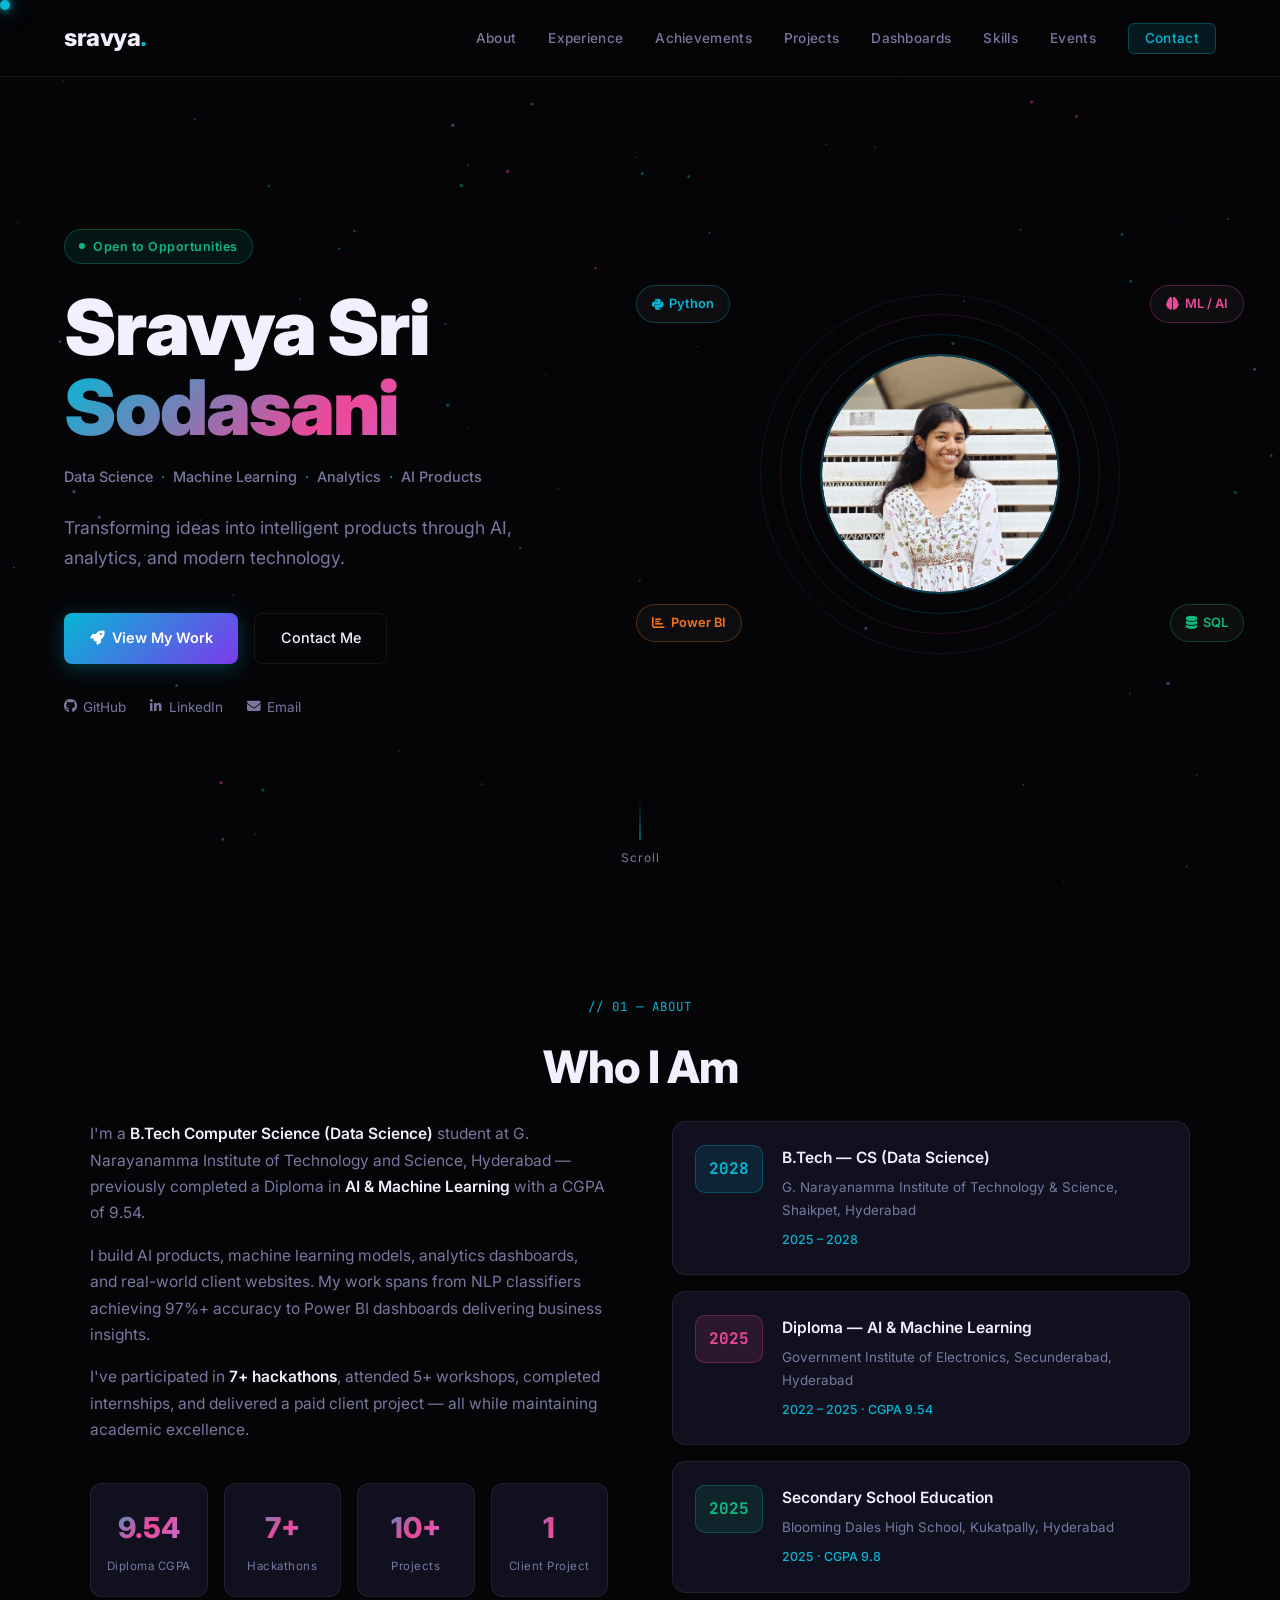
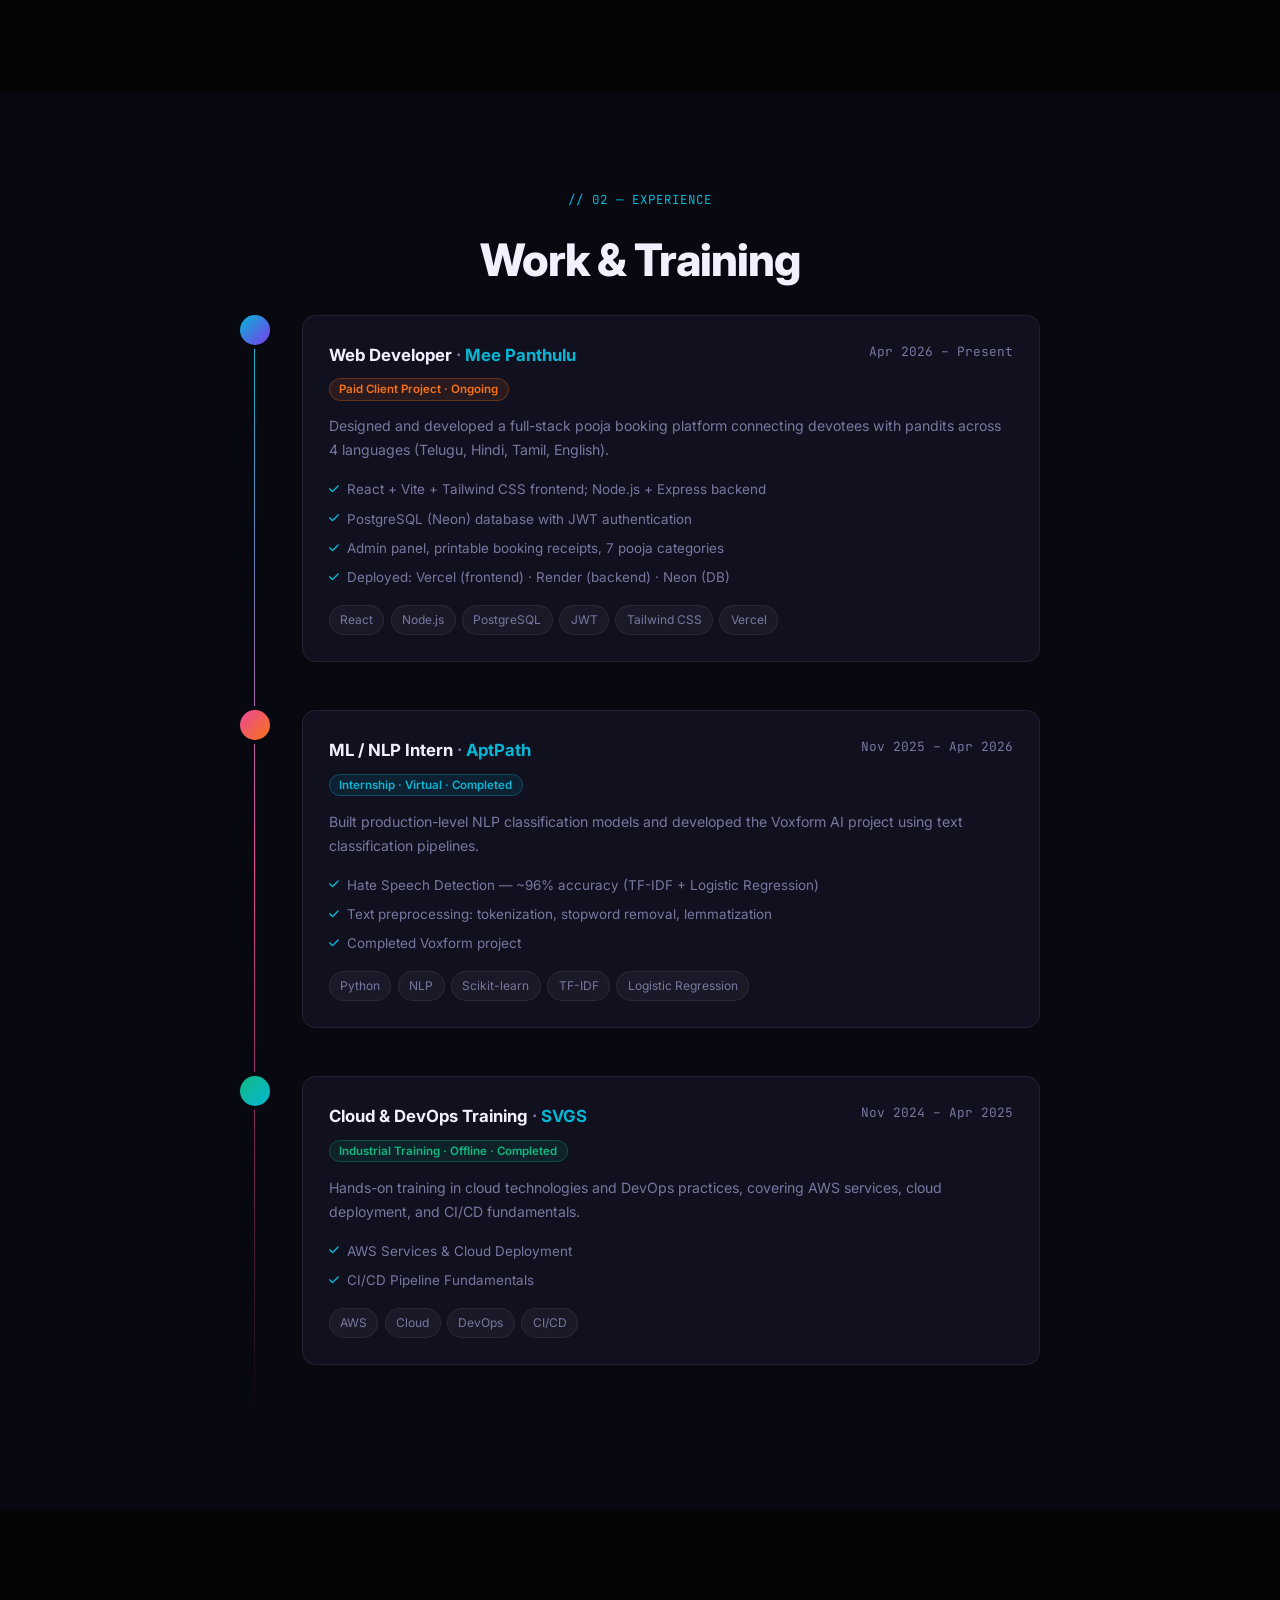
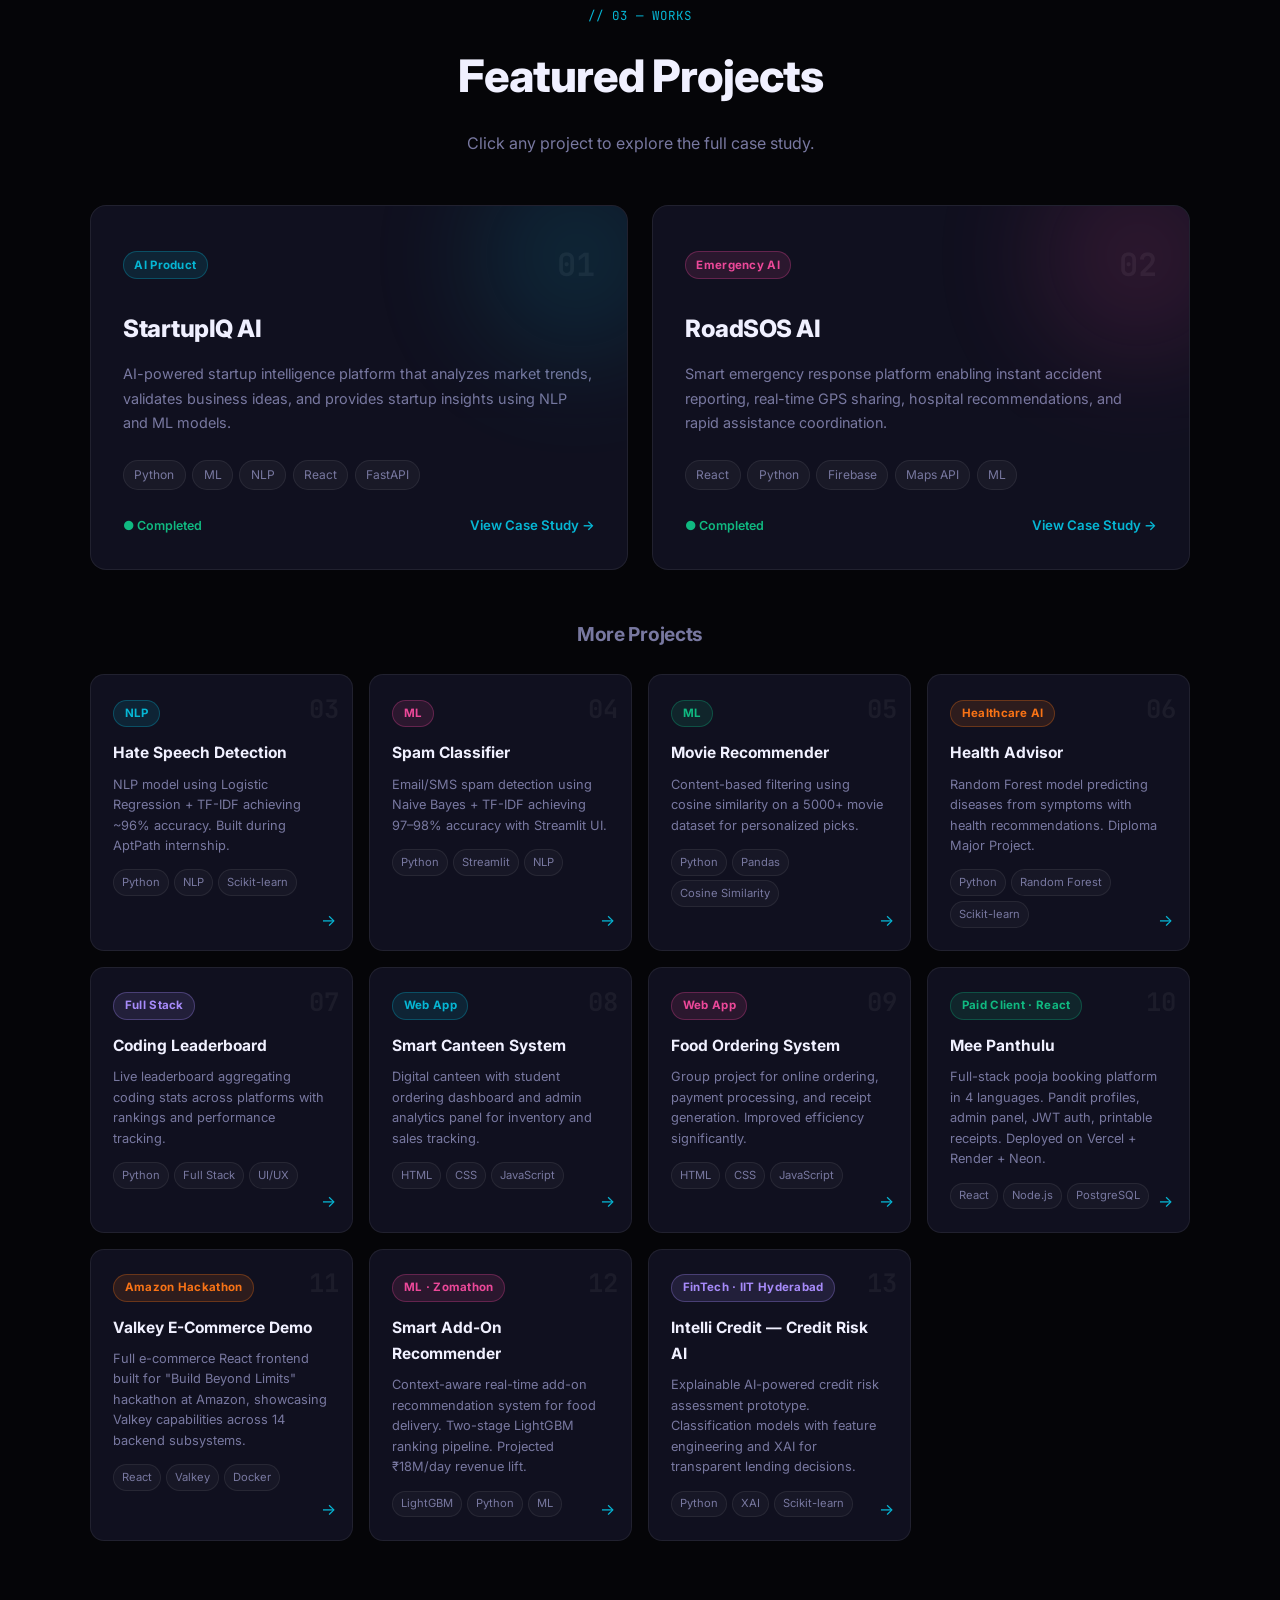
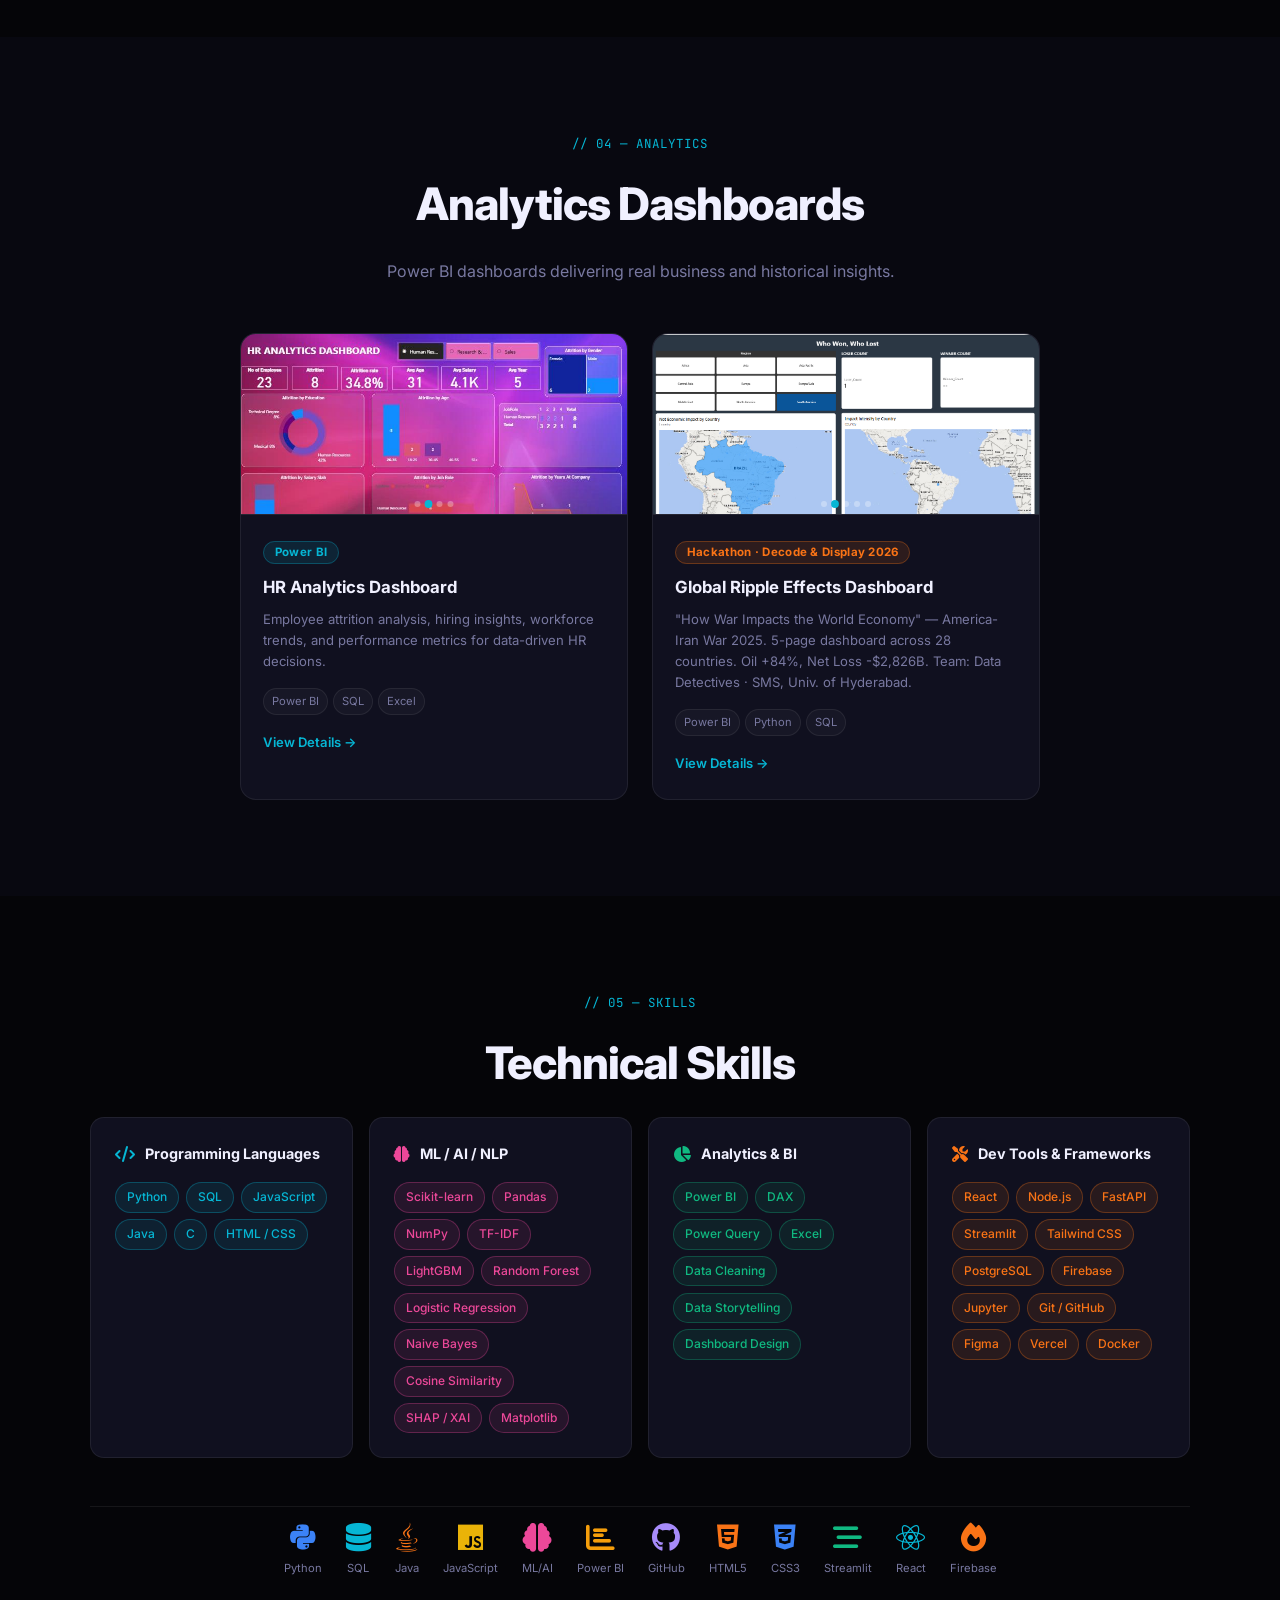
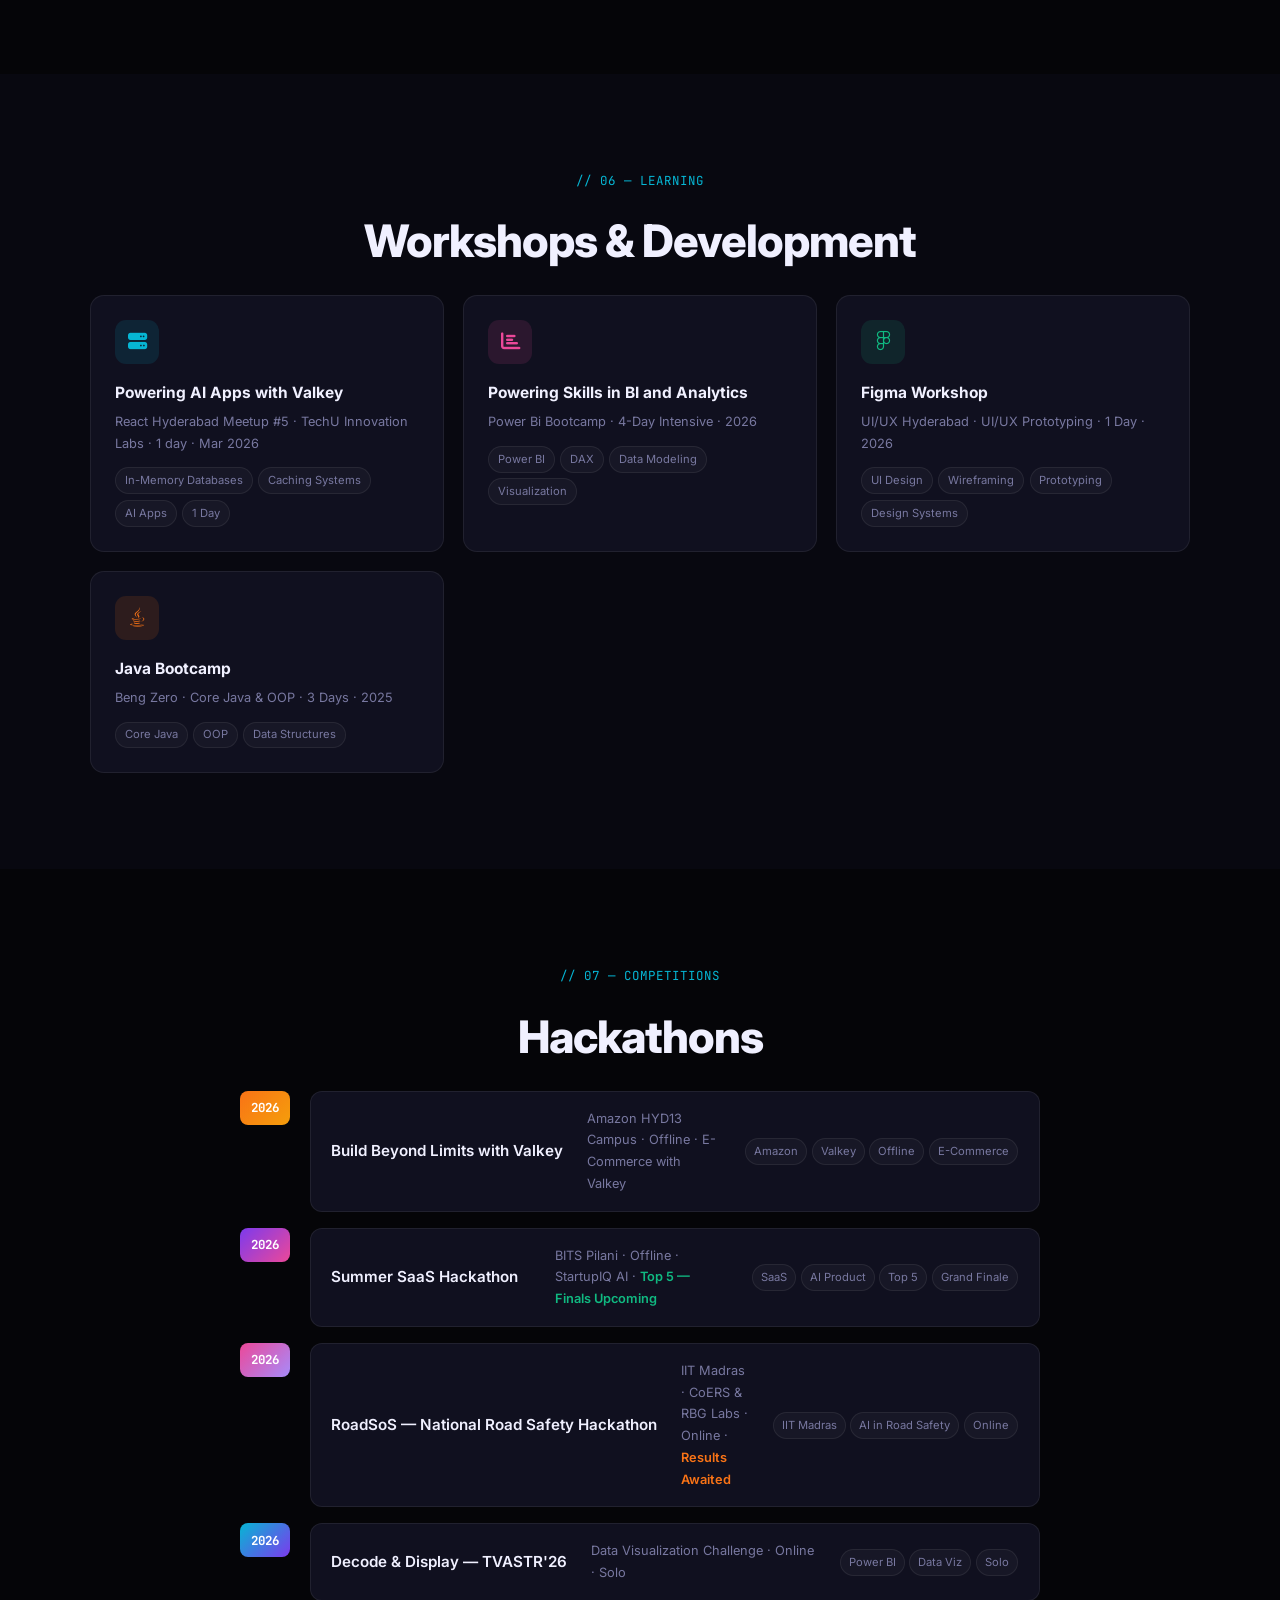
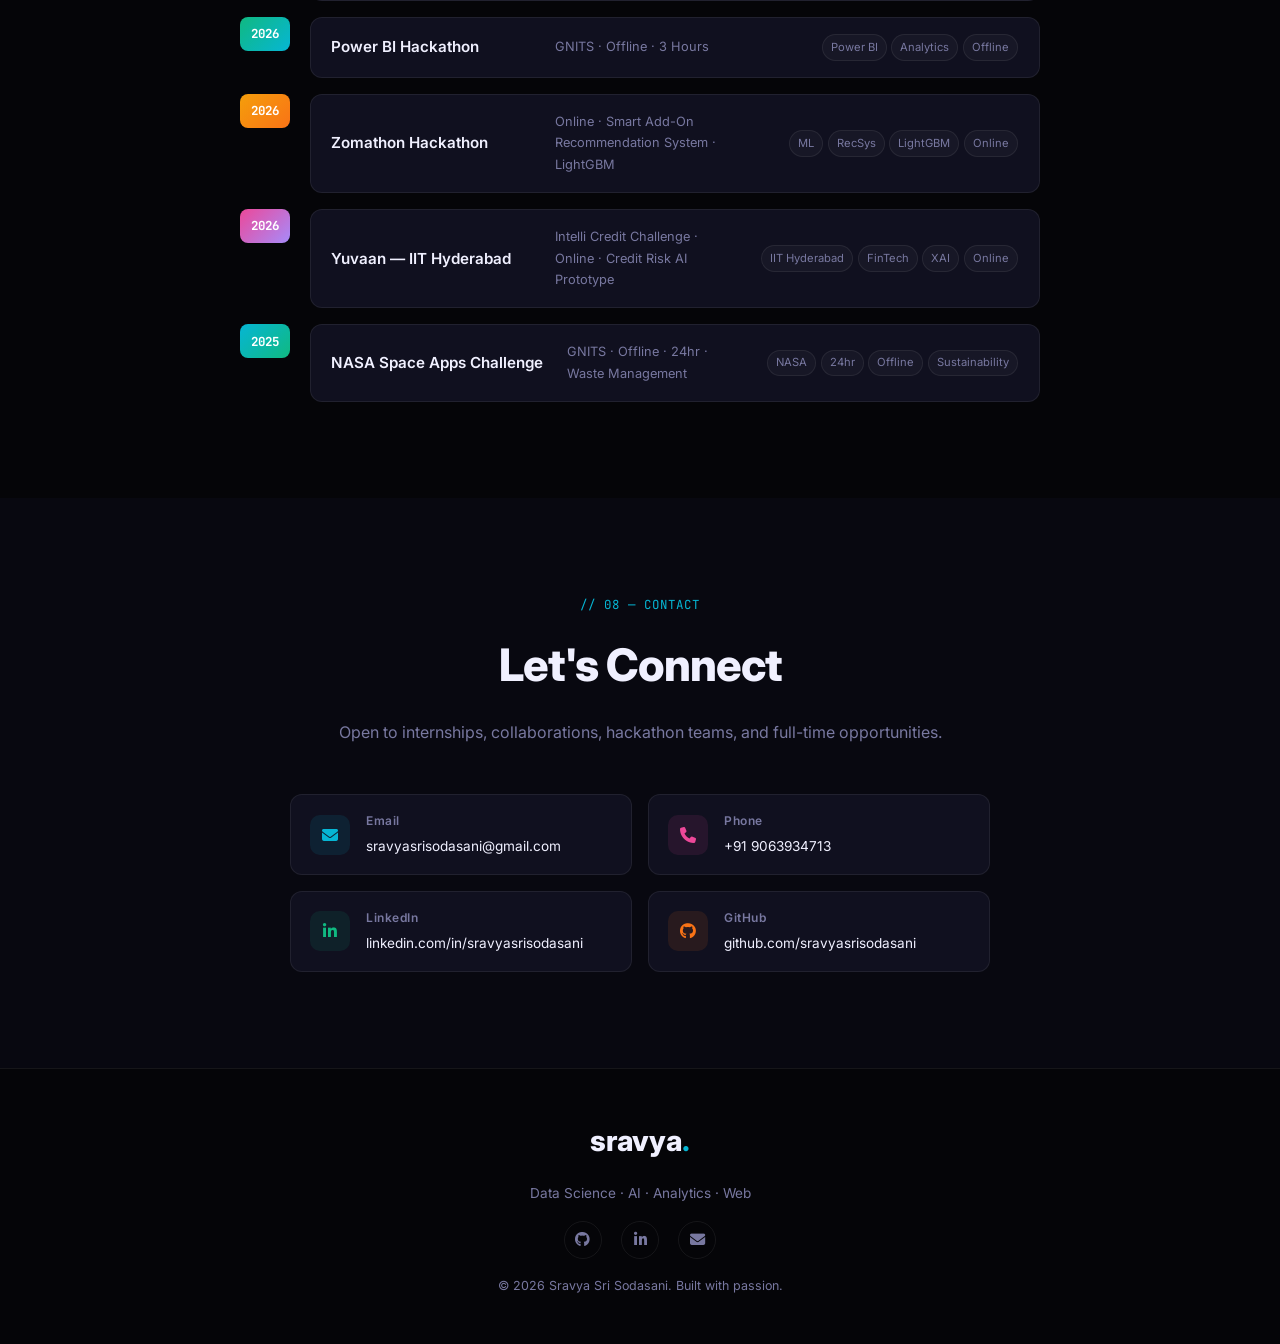
<file: index.html>
<!DOCTYPE html>
<html lang="en">
<head>
  <meta charset="UTF-8" />
  <meta name="viewport" content="width=device-width, initial-scale=1.0" />
  <title>Sravya Sri Sodasani — Data Science & AI</title>
  <meta name="description" content="Portfolio of Sravya Sri Sodasani — Data Science, AI, Machine Learning, Analytics." />
  <link rel="preconnect" href="https://fonts.googleapis.com" />
  <link rel="preconnect" href="https://fonts.gstatic.com" crossorigin />
  <link href="https://fonts.googleapis.com/css2?family=Inter:wght@300;400;500;600;700;800;900&family=JetBrains+Mono:wght@400;500;700&display=swap" rel="stylesheet" />
  <link rel="stylesheet" href="https://cdnjs.cloudflare.com/ajax/libs/font-awesome/6.5.0/css/all.min.css" />
  <link rel="stylesheet" href="style.css" />
</head>
<body>

  <!-- Custom Cursor -->
  <div class="cursor" id="cursor"></div>
  <div class="cursor-follower" id="cursorFollower"></div>

  <!-- Canvas Background -->
  <canvas id="bgCanvas"></canvas>

  <!-- ═══════════════════════════════════ NAVBAR ═══════════════════════════════════ -->
  <nav class="navbar" id="navbar">
    <a href="#home" class="nav-logo">sravya<span class="accent">.</span></a>
    <ul class="nav-links" id="navLinks">
      <li><a href="#about">About</a></li>
      <li><a href="#experience">Experience</a></li>
      <li><a href="#achievements">Achievements</a></li>
      <li><a href="#projects">Projects</a></li>
      <li><a href="#dashboards">Dashboards</a></li>
      <li><a href="#skills">Skills</a></li>
      <li><a href="#hackathons">Events</a></li>
      <li><a href="#contact" class="nav-cta">Contact</a></li>
    </ul>
    <button class="hamburger" id="hamburger" aria-label="Toggle menu">
      <span></span><span></span><span></span>
    </button>
  </nav>

  <!-- ═══════════════════════════════════ HERO ═══════════════════════════════════ -->
  <section class="hero" id="home">
    <div class="hero-content">
      <div class="hero-badge"><span class="badge-dot"></span>Open to Opportunities</div>
      <h1 class="hero-title">
        <span class="hero-name-line">Sravya Sri</span>
        <span class="hero-name-line gradient-text">Sodasani</span>
      </h1>
      <p class="hero-roles">
        <span class="role-item">Data Science</span>
        <span class="role-sep">·</span>
        <span class="role-item">Machine Learning</span>
        <span class="role-sep">·</span>
        <span class="role-item">Analytics</span>
        <span class="role-sep">·</span>
        <span class="role-item">AI Products</span>
      </p>
      <p class="hero-tagline">
        Transforming ideas into intelligent products through AI,<br class="br-desk" /> analytics, and modern technology.
      </p>
      <div class="hero-actions">
        <a href="#projects" class="btn-primary"><i class="fas fa-rocket"></i> View My Work</a>
        <a href="#contact" class="btn-ghost">Contact Me</a>
      </div>
      <div class="hero-links">
        <a href="https://github.com/sravyasrisodasani" target="_blank" rel="noopener"><i class="fab fa-github"></i> GitHub</a>
        <a href="https://www.linkedin.com/in/sravyasri-sodasani" target="_blank" rel="noopener"><i class="fab fa-linkedin-in"></i> LinkedIn</a>
        <a href="mailto:sravyasrisodasani@gmail.com"><i class="fas fa-envelope"></i> Email</a>
      </div>
    </div>
    <div class="hero-visual">
      <div class="profile-ring">
        <div class="profile-inner">
          <img src="photo.jpeg" alt="Sravya Sri Sodasani" class="profile-photo" />
        </div>
        <div class="ring ring-1"></div>
        <div class="ring ring-2"></div>
        <div class="ring ring-3"></div>
      </div>
      <div class="float-chip chip-a"><i class="fab fa-python"></i> Python</div>
      <div class="float-chip chip-b"><i class="fas fa-brain"></i> ML / AI</div>
      <div class="float-chip chip-c"><i class="fas fa-chart-bar"></i> Power BI</div>
      <div class="float-chip chip-d"><i class="fas fa-database"></i> SQL</div>
    </div>
    <div class="hero-scroll"><span></span>Scroll</div>
  </section>

  <!-- ═══════════════════════════════════ ABOUT ═══════════════════════════════════ -->
  <section class="section" id="about">
    <div class="container">
      <div class="section-label">// 01 — ABOUT</div>
      <h2 class="section-title">Who I Am</h2>
      <div class="about-grid">
        <div class="about-text">
          <p>I'm a <strong>B.Tech Computer Science (Data Science)</strong> student at G. Narayanamma Institute of Technology and Science, Hyderabad — previously completed a Diploma in <strong>AI & Machine Learning</strong> with a CGPA of 9.54.</p>
          <p>I build AI products, machine learning models, analytics dashboards, and real-world client websites. My work spans from NLP classifiers achieving 97%+ accuracy to Power BI dashboards delivering business insights.</p>
          <p>I've participated in <strong>7+ hackathons</strong>, attended 5+ workshops, completed internships, and delivered a paid client project — all while maintaining academic excellence.</p>
          <div class="stats-row">
            <div class="stat-box"><div class="stat-num gradient-text">9.54</div><div class="stat-label">Diploma CGPA</div></div>
            <div class="stat-box"><div class="stat-num gradient-text">7+</div><div class="stat-label">Hackathons</div></div>
            <div class="stat-box"><div class="stat-num gradient-text">10+</div><div class="stat-label">Projects</div></div>
            <div class="stat-box"><div class="stat-num gradient-text">1</div><div class="stat-label">Client Project</div></div>
          </div>
        </div>
        <div class="about-edu">
          <div class="edu-card">
            <div class="edu-year cyan-glow">2028</div>
            <div class="edu-info">
              <h3>B.Tech — CS (Data Science)</h3>
              <p>G. Narayanamma Institute of Technology & Science, Shaikpet, Hyderabad</p>
              <span>2025 – 2028</span>
            </div>
          </div>
          <div class="edu-card">
            <div class="edu-year pink-glow">2025</div>
            <div class="edu-info">
              <h3>Diploma — AI & Machine Learning</h3>
              <p>Government Institute of Electronics, Secunderabad, Hyderabad</p>
              <span>2022 – 2025 · CGPA 9.54</span>
            </div>
          </div>
          <div class="edu-card">
            <div class="edu-year green-glow">2025</div>
            <div class="edu-info">
              <h3>Secondary School Education</h3>
              <p>Blooming Dales High School, Kukatpally, Hyderabad</p>
              <span>2025 · CGPA 9.8</span>
            </div>
          </div>
        </div>
      </div>
    </div>
  </section>

  <!-- ═══════════════════════════════════ EXPERIENCE ═══════════════════════════════════ -->
  <section class="section section-alt" id="experience">
    <div class="container">
      <div class="section-label">// 02 — EXPERIENCE</div>
      <h2 class="section-title">Work & Training</h2>
      <div class="timeline">

        <div class="tl-item">
          <div class="tl-marker cyan-marker"></div>
          <div class="tl-card">
            <div class="tl-header">
              <div>
                <h3>Web Developer <span class="tl-sep">·</span> <span class="accent-text">Mee Panthulu</span></h3>
                <p class="tl-type"><span class="badge-paid">Paid Client Project · Ongoing</span></p>
              </div>
              <span class="tl-date">Apr 2026 – Present</span>
            </div>
            <p class="tl-desc">Designed and developed a full-stack pooja booking platform connecting devotees with pandits across 4 languages (Telugu, Hindi, Tamil, English).</p>
            <div class="tl-highlights">
              <span><i class="fas fa-check"></i> React + Vite + Tailwind CSS frontend; Node.js + Express backend</span>
              <span><i class="fas fa-check"></i> PostgreSQL (Neon) database with JWT authentication</span>
              <span><i class="fas fa-check"></i> Admin panel, printable booking receipts, 7 pooja categories</span>
              <span><i class="fas fa-check"></i> Deployed: Vercel (frontend) · Render (backend) · Neon (DB)</span>
            </div>
            <div class="tl-chips"><span>React</span><span>Node.js</span><span>PostgreSQL</span><span>JWT</span><span>Tailwind CSS</span><span>Vercel</span></div>
          </div>
        </div>

        <div class="tl-item">
          <div class="tl-marker pink-marker"></div>
          <div class="tl-card">
            <div class="tl-header">
              <div>
                <h3>ML / NLP Intern <span class="tl-sep">·</span> <span class="accent-text">AptPath</span></h3>
                <p class="tl-type"><span class="badge-intern">Internship · Virtual · Completed</span></p>
              </div>
              <span class="tl-date">Nov 2025 – Apr 2026</span>
            </div>
            <p class="tl-desc">Built production-level NLP classification models and developed the Voxform AI project using text classification pipelines.</p>
            <div class="tl-highlights">
              <span><i class="fas fa-check"></i> Hate Speech Detection — ~96% accuracy (TF-IDF + Logistic Regression)</span>
              <span><i class="fas fa-check"></i> Text preprocessing: tokenization, stopword removal, lemmatization</span>
              <span><i class="fas fa-check"></i> Completed Voxform project</span>
            </div>
            <div class="tl-chips"><span>Python</span><span>NLP</span><span>Scikit-learn</span><span>TF-IDF</span><span>Logistic Regression</span></div>
          </div>
        </div>

        <div class="tl-item">
          <div class="tl-marker green-marker"></div>
          <div class="tl-card">
            <div class="tl-header">
              <div>
                <h3>Cloud & DevOps Training <span class="tl-sep">·</span> <span class="accent-text">SVGS</span></h3>
                <p class="tl-type"><span class="badge-train">Industrial Training · Offline · Completed</span></p>
              </div>
              <span class="tl-date">Nov 2024 – Apr 2025</span>
            </div>
            <p class="tl-desc">Hands-on training in cloud technologies and DevOps practices, covering AWS services, cloud deployment, and CI/CD fundamentals.</p>
            <div class="tl-highlights">
              <span><i class="fas fa-check"></i> AWS Services & Cloud Deployment</span>
              <span><i class="fas fa-check"></i> CI/CD Pipeline Fundamentals</span>
            </div>
            <div class="tl-chips"><span>AWS</span><span>Cloud</span><span>DevOps</span><span>CI/CD</span></div>
          </div>
        </div>

      </div>
    </div>
  </section>

  <!-- ═══════════════════════════════════ FEATURED PROJECTS ═══════════════════════════════════ -->
  <section class="section" id="projects">
    <div class="container">
      <div class="section-label">// 03 — WORKS</div>
      <h2 class="section-title">Featured Projects</h2>
      <p class="section-sub">Click any project to explore the full case study.</p>

      <!-- Featured Row -->
      <div class="featured-row">
        <div class="featured-card" onclick="openProject('startupiq')">
          <div class="feat-glow glow-cyan"></div>
          <div class="feat-top">
            <span class="feat-tag cyan-tag">AI Product</span>
            <span class="feat-num">01</span>
          </div>
          <h3>StartupIQ AI</h3>
          <p>AI-powered startup intelligence platform that analyzes market trends, validates business ideas, and provides startup insights using NLP and ML models.</p>
          <div class="feat-chips"><span>Python</span><span>ML</span><span>NLP</span><span>React</span><span>FastAPI</span></div>
          <div class="feat-footer"><span class="feat-status status-done">● Completed</span><span class="feat-cta">View Case Study →</span></div>
        </div>

        <div class="featured-card" onclick="openProject('roadsos')">
          <div class="feat-glow glow-pink"></div>
          <div class="feat-top">
            <span class="feat-tag pink-tag">Emergency AI</span>
            <span class="feat-num">02</span>
          </div>
          <h3>RoadSOS AI</h3>
          <p>Smart emergency response platform enabling instant accident reporting, real-time GPS sharing, hospital recommendations, and rapid assistance coordination.</p>
          <div class="feat-chips"><span>React</span><span>Python</span><span>Firebase</span><span>Maps API</span><span>ML</span></div>
          <div class="feat-footer"><span class="feat-status status-done">● Completed</span><span class="feat-cta">View Case Study →</span></div>
        </div>
      </div>

      <!-- Mini Projects Grid -->
      <h3 class="sub-section-title">More Projects</h3>
      <div class="projects-grid">

        <div class="proj-card" onclick="openProject('hatespeech')">
          <div class="proj-num-badge">03</div>
          <span class="proj-mini-tag cyan-tag">NLP</span>
          <h4>Hate Speech Detection</h4>
          <p>NLP model using Logistic Regression + TF-IDF achieving ~96% accuracy. Built during AptPath internship.</p>
          <div class="proj-chips"><span>Python</span><span>NLP</span><span>Scikit-learn</span></div>
          <span class="proj-open">→</span>
        </div>

        <div class="proj-card" onclick="openProject('spam')">
          <div class="proj-num-badge">04</div>
          <span class="proj-mini-tag pink-tag">ML</span>
          <h4>Spam Classifier</h4>
          <p>Email/SMS spam detection using Naive Bayes + TF-IDF achieving 97–98% accuracy with Streamlit UI.</p>
          <div class="proj-chips"><span>Python</span><span>Streamlit</span><span>NLP</span></div>
          <span class="proj-open">→</span>
        </div>

        <div class="proj-card" onclick="openProject('movies')">
          <div class="proj-num-badge">05</div>
          <span class="proj-mini-tag green-tag">ML</span>
          <h4>Movie Recommender</h4>
          <p>Content-based filtering using cosine similarity on a 5000+ movie dataset for personalized picks.</p>
          <div class="proj-chips"><span>Python</span><span>Pandas</span><span>Cosine Similarity</span></div>
          <span class="proj-open">→</span>
        </div>

        <div class="proj-card" onclick="openProject('health')">
          <div class="proj-num-badge">06</div>
          <span class="proj-mini-tag orange-tag">Healthcare AI</span>
          <h4>Health Advisor</h4>
          <p>Random Forest model predicting diseases from symptoms with health recommendations. Diploma Major Project.</p>
          <div class="proj-chips"><span>Python</span><span>Random Forest</span><span>Scikit-learn</span></div>
          <span class="proj-open">→</span>
        </div>

        <div class="proj-card" onclick="openProject('leaderboard')">
          <div class="proj-num-badge">07</div>
          <span class="proj-mini-tag purple-tag">Full Stack</span>
          <h4>Coding Leaderboard</h4>
          <p>Live leaderboard aggregating coding stats across platforms with rankings and performance tracking.</p>
          <div class="proj-chips"><span>Python</span><span>Full Stack</span><span>UI/UX</span></div>
          <span class="proj-open">→</span>
        </div>

        <div class="proj-card" onclick="openProject('canteen')">
          <div class="proj-num-badge">08</div>
          <span class="proj-mini-tag cyan-tag">Web App</span>
          <h4>Smart Canteen System</h4>
          <p>Digital canteen with student ordering dashboard and admin analytics panel for inventory and sales tracking.</p>
          <div class="proj-chips"><span>HTML</span><span>CSS</span><span>JavaScript</span></div>
          <span class="proj-open">→</span>
        </div>

        <div class="proj-card" onclick="openProject('food')">
          <div class="proj-num-badge">09</div>
          <span class="proj-mini-tag pink-tag">Web App</span>
          <h4>Food Ordering System</h4>
          <p>Group project for online ordering, payment processing, and receipt generation. Improved efficiency significantly.</p>
          <div class="proj-chips"><span>HTML</span><span>CSS</span><span>JavaScript</span></div>
          <span class="proj-open">→</span>
        </div>

        <div class="proj-card" onclick="openProject('meepanthulu')">
          <div class="proj-num-badge">10</div>
          <span class="proj-mini-tag green-tag">Paid Client · React</span>
          <h4>Mee Panthulu</h4>
          <p>Full-stack pooja booking platform in 4 languages. Pandit profiles, admin panel, JWT auth, printable receipts. Deployed on Vercel + Render + Neon.</p>
          <div class="proj-chips"><span>React</span><span>Node.js</span><span>PostgreSQL</span></div>
          <span class="proj-open">→</span>
        </div>

        <div class="proj-card" onclick="openProject('valkey')">
          <div class="proj-num-badge">11</div>
          <span class="proj-mini-tag orange-tag">Amazon Hackathon</span>
          <h4>Valkey E-Commerce Demo</h4>
          <p>Full e-commerce React frontend built for "Build Beyond Limits" hackathon at Amazon, showcasing Valkey capabilities across 14 backend subsystems.</p>
          <div class="proj-chips"><span>React</span><span>Valkey</span><span>Docker</span></div>
          <span class="proj-open">→</span>
        </div>

        <div class="proj-card" onclick="openProject('zomathon')">
          <div class="proj-num-badge">12</div>
          <span class="proj-mini-tag pink-tag">ML · Zomathon</span>
          <h4>Smart Add-On Recommender</h4>
          <p>Context-aware real-time add-on recommendation system for food delivery. Two-stage LightGBM ranking pipeline. Projected ₹18M/day revenue lift.</p>
          <div class="proj-chips"><span>LightGBM</span><span>Python</span><span>ML</span></div>
          <span class="proj-open">→</span>
        </div>

        <div class="proj-card" onclick="openProject('iith')">
          <div class="proj-num-badge">13</div>
          <span class="proj-mini-tag purple-tag">FinTech · IIT Hyderabad</span>
          <h4>Intelli Credit — Credit Risk AI</h4>
          <p>Explainable AI-powered credit risk assessment prototype. Classification models with feature engineering and XAI for transparent lending decisions.</p>
          <div class="proj-chips"><span>Python</span><span>XAI</span><span>Scikit-learn</span></div>
          <span class="proj-open">→</span>
        </div>

      </div>
    </div>
  </section>

  <!-- ═══════════════════════════════════ DASHBOARDS ═══════════════════════════════════ -->
  <section class="section section-alt" id="dashboards">
    <div class="container">
      <div class="section-label">// 04 — ANALYTICS</div>
      <h2 class="section-title">Analytics Dashboards</h2>
      <p class="section-sub">Power BI dashboards delivering real business and historical insights.</p>
      <div class="dash-grid">

        <div class="dash-card" onclick="openProject('hrdb')">
          <div class="dash-preview" onclick="event.stopPropagation()">
            <div class="slider" id="slider-hr">
              <div class="slides">
                <img src="hr-dashboard-1.jpeg" alt="HR Dashboard 1" class="dash-img"/>
                <img src="hr-dashboard-2.jpeg" alt="HR Dashboard 2" class="dash-img"/>
                <img src="hr-dashboard-3.jpeg" alt="HR Dashboard 3" class="dash-img"/>
                <img src="hr-dashboard-4.jpeg" alt="HR Dashboard 4" class="dash-img"/>
              </div>
              <button class="sl-btn sl-prev" onclick="slideMove('slider-hr',-1)">&#8249;</button>
              <button class="sl-btn sl-next" onclick="slideMove('slider-hr',1)">&#8250;</button>
              <div class="sl-dots" id="dots-slider-hr"></div>
            </div>
          </div>
          <div class="dash-info">
            <span class="dash-tag cyan-tag">Power BI</span>
            <h3>HR Analytics Dashboard</h3>
            <p>Employee attrition analysis, hiring insights, workforce trends, and performance metrics for data-driven HR decisions.</p>
            <div class="dash-chips"><span>Power BI</span><span>SQL</span><span>Excel</span></div>
            <span class="dash-cta">View Details →</span>
          </div>
        </div>

        <div class="dash-card" onclick="openProject('wwdb')">
          <div class="dash-preview" onclick="event.stopPropagation()">
            <div class="slider" id="slider-ww">
              <div class="slides">
                <img src="worldwar-dashboard-1.png" alt="World War Dashboard 1" class="dash-img"/>
                <img src="worldwar-dashboard-2.png" alt="World War Dashboard 2" class="dash-img"/>
                <img src="worldwar-dashboard-3.png" alt="World War Dashboard 3" class="dash-img"/>
                <img src="worldwar-dashboard-4.png" alt="World War Dashboard 4" class="dash-img"/>
                <img src="worldwar-dashboard-5.png" alt="World War Dashboard 5" class="dash-img"/>
              </div>
              <button class="sl-btn sl-prev" onclick="slideMove('slider-ww',-1)">&#8249;</button>
              <button class="sl-btn sl-next" onclick="slideMove('slider-ww',1)">&#8250;</button>
              <div class="sl-dots" id="dots-slider-ww"></div>
            </div>
          </div>
          <div class="dash-info">
            <span class="dash-tag orange-tag">Hackathon · Decode & Display 2026</span>
            <h3>Global Ripple Effects Dashboard</h3>
            <p>"How War Impacts the World Economy" — America-Iran War 2025. 5-page dashboard across 28 countries. Oil +84%, Net Loss -$2,826B. Team: Data Detectives · SMS, Univ. of Hyderabad.</p>
            <div class="dash-chips"><span>Power BI</span><span>Python</span><span>SQL</span></div>
            <span class="dash-cta">View Details →</span>
          </div>
        </div>



      </div>
    </div>
  </section>

  <!-- ═══════════════════════════════════ SKILLS ═══════════════════════════════════ -->
  <section class="section" id="skills">
    <div class="container">
      <div class="section-label">// 05 — SKILLS</div>
      <h2 class="section-title">Technical Skills</h2>
      <div class="skills-grid">

        <div class="skill-group">
          <div class="sg-header"><i class="fas fa-code cyan"></i><h4>Programming Languages</h4></div>
          <div class="sg-chips">
            <span class="sc cyan-chip">Python</span>
            <span class="sc cyan-chip">SQL</span>
            <span class="sc cyan-chip">JavaScript</span>
            <span class="sc cyan-chip">Java</span>
            <span class="sc cyan-chip">C</span>
            <span class="sc cyan-chip">HTML / CSS</span>
          </div>
        </div>

        <div class="skill-group">
          <div class="sg-header"><i class="fas fa-brain pink"></i><h4>ML / AI / NLP</h4></div>
          <div class="sg-chips">
            <span class="sc pink-chip">Scikit-learn</span>
            <span class="sc pink-chip">Pandas</span>
            <span class="sc pink-chip">NumPy</span>
            <span class="sc pink-chip">TF-IDF</span>
            <span class="sc pink-chip">LightGBM</span>
            <span class="sc pink-chip">Random Forest</span>
            <span class="sc pink-chip">Logistic Regression</span>
            <span class="sc pink-chip">Naive Bayes</span>
            <span class="sc pink-chip">Cosine Similarity</span>
            <span class="sc pink-chip">SHAP / XAI</span>
            <span class="sc pink-chip">Matplotlib</span>
          </div>
        </div>

        <div class="skill-group">
          <div class="sg-header"><i class="fas fa-chart-pie green"></i><h4>Analytics & BI</h4></div>
          <div class="sg-chips">
            <span class="sc green-chip">Power BI</span>
            <span class="sc green-chip">DAX</span>
            <span class="sc green-chip">Power Query</span>
            <span class="sc green-chip">Excel</span>
            <span class="sc green-chip">Data Cleaning</span>
            <span class="sc green-chip">Data Storytelling</span>
            <span class="sc green-chip">Dashboard Design</span>
          </div>
        </div>

        <div class="skill-group">
          <div class="sg-header"><i class="fas fa-tools orange"></i><h4>Dev Tools & Frameworks</h4></div>
          <div class="sg-chips">
            <span class="sc orange-chip">React</span>
            <span class="sc orange-chip">Node.js</span>
            <span class="sc orange-chip">FastAPI</span>
            <span class="sc orange-chip">Streamlit</span>
            <span class="sc orange-chip">Tailwind CSS</span>
            <span class="sc orange-chip">PostgreSQL</span>
            <span class="sc orange-chip">Firebase</span>
            <span class="sc orange-chip">Jupyter</span>
            <span class="sc orange-chip">Git / GitHub</span>
            <span class="sc orange-chip">Figma</span>
            <span class="sc orange-chip">Vercel</span>
            <span class="sc orange-chip">Docker</span>
          </div>
        </div>

      </div>
      <div class="skill-icons">
        <div class="si"><i class="fab fa-python" style="color:#3b82f6"></i><span>Python</span></div>
        <div class="si"><i class="fas fa-database" style="color:#06b6d4"></i><span>SQL</span></div>
        <div class="si"><i class="fab fa-java" style="color:#f97316"></i><span>Java</span></div>
        <div class="si"><i class="fab fa-js" style="color:#eab308"></i><span>JavaScript</span></div>
        <div class="si"><i class="fas fa-brain" style="color:#ec4899"></i><span>ML/AI</span></div>
        <div class="si"><i class="fas fa-chart-bar" style="color:#f59e0b"></i><span>Power BI</span></div>
        <div class="si"><i class="fab fa-github" style="color:#a78bfa"></i><span>GitHub</span></div>
        <div class="si"><i class="fab fa-html5" style="color:#f97316"></i><span>HTML5</span></div>
        <div class="si"><i class="fab fa-css3-alt" style="color:#3b82f6"></i><span>CSS3</span></div>
        <div class="si"><i class="fas fa-stream" style="color:#10b981"></i><span>Streamlit</span></div>
        <div class="si"><i class="fab fa-react" style="color:#06b6d4"></i><span>React</span></div>
        <div class="si"><i class="fas fa-fire" style="color:#f97316"></i><span>Firebase</span></div>
      </div>
    </div>
  </section>

  <!-- ═══════════════════════════════════ WORKSHOPS ═══════════════════════════════════ -->
  <section class="section section-alt" id="workshops">
    <div class="container">
      <div class="section-label">// 06 — LEARNING</div>
      <h2 class="section-title">Workshops & Development</h2>
      <div class="workshop-grid">

        <div class="ws-card">
          <div class="ws-icon" style="background:rgba(6,182,212,0.12);color:var(--cyan)"><i class="fas fa-server"></i></div>
          <h4>Powering AI Apps with Valkey</h4>
          <p class="ws-sub">React Hyderabad Meetup #5 · TechU Innovation Labs · 1 day · Mar 2026</p>
          <div class="ws-tags"><span>In-Memory Databases</span><span>Caching Systems</span><span>AI Apps</span><span>1 Day</span></div>
        </div>

        <div class="ws-card">
          <div class="ws-icon" style="background:rgba(236,72,153,0.12);color:var(--pink)"><i class="fas fa-chart-bar"></i></div>
          <h4>Powering Skills in BI and Analytics</h4>
          <p class="ws-sub">Power Bi Bootcamp · 4-Day Intensive · 2026</p>
          <div class="ws-tags"><span>Power BI</span><span>DAX</span><span>Data Modeling</span><span>Visualization</span></div>
        </div>

        <div class="ws-card">
          <div class="ws-icon" style="background:rgba(16,185,129,0.12);color:var(--green)"><i class="fab fa-figma"></i></div>
          <h4>Figma Workshop</h4>
          <p class="ws-sub">UI/UX Hyderabad · UI/UX Prototyping · 1 Day · 2026</p>
          <div class="ws-tags"><span>UI Design</span><span>Wireframing</span><span>Prototyping</span><span>Design Systems</span></div>
        </div>



        <div class="ws-card">
          <div class="ws-icon" style="background:rgba(249,115,22,0.12);color:var(--orange)"><i class="fab fa-java"></i></div>
          <h4>Java Bootcamp</h4>
          <p class="ws-sub">Beng Zero · Core Java & OOP · 3 Days · 2025</p>
          <div class="ws-tags"><span>Core Java</span><span>OOP</span><span>Data Structures</span></div>
        </div>



      </div>
    </div>
  </section>

  <!-- ═══════════════════════════════════ HACKATHONS ═══════════════════════════════════ -->
  <section class="section" id="hackathons">
    <div class="container">
      <div class="section-label">// 07 — COMPETITIONS</div>
      <h2 class="section-title">Hackathons</h2>
      <div class="hack-timeline">

        <div class="hack-item">
          <div class="hack-year" style="background:linear-gradient(135deg,#f97316,#f59e0b)">2026</div>
          <div class="hack-card">
            <h4>Build Beyond Limits with Valkey</h4>
            <p>Amazon HYD13 Campus · Offline · E-Commerce with Valkey</p>
            <div class="hack-chips"><span>Amazon</span><span>Valkey</span><span>Offline</span><span>E-Commerce</span></div>
          </div>
        </div>

        <div class="hack-item">
          <div class="hack-year" style="background:linear-gradient(135deg,#7c3aed,#ec4899)">2026</div>
          <div class="hack-card">
            <h4>Summer SaaS Hackathon</h4>
            <p>BITS Pilani · Offline · StartupIQ AI · <span style="color:var(--green);font-weight:600">Top 5 — Finals Upcoming</span></p>
            <div class="hack-chips"><span>SaaS</span><span>AI Product</span><span>Top 5</span><span>Grand Finale</span></div>
          </div>
        </div>

        <div class="hack-item">
          <div class="hack-year" style="background:linear-gradient(135deg,#ec4899,#a78bfa)">2026</div>
          <div class="hack-card">
            <h4>RoadSoS — National Road Safety Hackathon</h4>
            <p>IIT Madras · CoERS & RBG Labs · Online · <span style="color:var(--orange);font-weight:600">Results Awaited</span></p>
            <div class="hack-chips"><span>IIT Madras</span><span>AI in Road Safety</span><span>Online</span></div>
          </div>
        </div>

        <div class="hack-item">
          <div class="hack-year" style="background:linear-gradient(135deg,#06b6d4,#7c3aed)">2026</div>
          <div class="hack-card">
            <h4>Decode &amp; Display — TVASTR'26</h4>
            <p>Data Visualization Challenge · Online · Solo</p>
            <div class="hack-chips"><span>Power BI</span><span>Data Viz</span><span>Solo</span></div>
          </div>
        </div>

        <div class="hack-item">
          <div class="hack-year" style="background:linear-gradient(135deg,#10b981,#06b6d4)">2026</div>
          <div class="hack-card">
            <h4>Power BI Hackathon</h4>
            <p>GNITS · Offline · 3 Hours</p>
            <div class="hack-chips"><span>Power BI</span><span>Analytics</span><span>Offline</span></div>
          </div>
        </div>

        <div class="hack-item">
          <div class="hack-year" style="background:linear-gradient(135deg,#f59e0b,#f97316)">2026</div>
          <div class="hack-card">
            <h4>Zomathon Hackathon</h4>
            <p>Online · Smart Add-On Recommendation System · LightGBM</p>
            <div class="hack-chips"><span>ML</span><span>RecSys</span><span>LightGBM</span><span>Online</span></div>
          </div>
        </div>

        <div class="hack-item">
          <div class="hack-year" style="background:linear-gradient(135deg,#ec4899,#a78bfa)">2026</div>
          <div class="hack-card">
            <h4>Yuvaan — IIT Hyderabad</h4>
            <p>Intelli Credit Challenge · Online · Credit Risk AI Prototype</p>
            <div class="hack-chips"><span>IIT Hyderabad</span><span>FinTech</span><span>XAI</span><span>Online</span></div>
          </div>
        </div>

        <div class="hack-item">
          <div class="hack-year" style="background:linear-gradient(135deg,#06b6d4,#10b981)">2025</div>
          <div class="hack-card">
            <h4>NASA Space Apps Challenge</h4>
            <p>GNITS · Offline · 24hr · Waste Management</p>
            <div class="hack-chips"><span>NASA</span><span>24hr</span><span>Offline</span><span>Sustainability</span></div>
          </div>
        </div>

      </div>
    </div>
  </section>

  <!-- ═══════════════════════════════════ CONTACT ═══════════════════════════════════ -->
  <section class="section section-alt" id="contact">
    <div class="container">
      <div class="section-label">// 08 — CONTACT</div>
      <h2 class="section-title" style="text-align:center">Let's Connect</h2>
      <p class="section-sub" style="text-align:center">Open to internships, collaborations, hackathon teams, and full-time opportunities.</p>
      <div class="contact-centered">
        <a href="mailto:sravyasrisodasani@gmail.com" class="contact-link">
          <div class="cl-icon" style="background:rgba(6,182,212,0.1);color:var(--cyan)"><i class="fas fa-envelope"></i></div>
          <div><h4>Email</h4><p>sravyasrisodasani@gmail.com</p></div>
        </a>
        <a href="tel:+919063934713" class="contact-link">
          <div class="cl-icon" style="background:rgba(236,72,153,0.1);color:var(--pink)"><i class="fas fa-phone"></i></div>
          <div><h4>Phone</h4><p>+91 9063934713</p></div>
        </a>
        <a href="https://www.linkedin.com/in/sravyasrisodasani" target="_blank" rel="noopener" class="contact-link">
          <div class="cl-icon" style="background:rgba(16,185,129,0.1);color:var(--green)"><i class="fab fa-linkedin-in"></i></div>
          <div><h4>LinkedIn</h4><p>linkedin.com/in/sravyasrisodasani</p></div>
        </a>
        <a href="https://github.com/sravyasrisodasani" target="_blank" rel="noopener" class="contact-link">
          <div class="cl-icon" style="background:rgba(249,115,22,0.1);color:var(--orange)"><i class="fab fa-github"></i></div>
          <div><h4>GitHub</h4><p>github.com/sravyasrisodasani</p></div>
        </a>
      </div>
    </div>
  </section>

  <!-- ═══════════════════════════════════ FOOTER ═══════════════════════════════════ -->
  <footer class="footer">
    <div class="container footer-inner">
      <div class="footer-brand">sravya<span class="accent">.</span></div>
      <p>Data Science · AI · Analytics · Web</p>
      <div class="footer-links">
        <a href="https://github.com/sravyasrisodasani" target="_blank"><i class="fab fa-github"></i></a>
        <a href="https://www.linkedin.com/in/sravyasri-sodasani" target="_blank"><i class="fab fa-linkedin-in"></i></a>
        <a href="mailto:sravyasrisodasani@gmail.com"><i class="fas fa-envelope"></i></a>
      </div>
      <p class="footer-copy">© 2026 Sravya Sri Sodasani. Built with passion.</p>
    </div>
  </footer>

  <!-- ═══════════════════════════════════ PROJECT MODAL ═══════════════════════════════════ -->
  <div class="modal-backdrop" id="modalBackdrop" onclick="closeProject()"></div>
  <div class="modal-panel" id="modalPanel">
    <button class="modal-x" onclick="closeProject()">✕</button>
    <div class="modal-scroll">
      <div class="modal-tag-line" id="mTag"></div>
      <h2 class="modal-title" id="mTitle"></h2>
      <p class="modal-overview" id="mOverview"></p>
      <div class="modal-meta-row" id="mMeta"></div>
      <div class="modal-two-col">
        <div class="modal-block">
          <h4><span class="block-icon">💡</span> The Problem</h4>
          <p id="mProblem"></p>
        </div>
        <div class="modal-block">
          <h4><span class="block-icon">🚀</span> The Solution</h4>
          <p id="mSolution"></p>
        </div>
      </div>
      <div class="modal-block full-width" id="mFeaturesBlock">
        <h4><span class="block-icon">⚡</span> Key Features</h4>
        <ul class="modal-features" id="mFeatures"></ul>
      </div>
      <div class="modal-block full-width">
        <h4><span class="block-icon">⚙️</span> Tech Stack</h4>
        <div class="modal-tech" id="mTech"></div>
      </div>
    </div>
  </div>

  <script src="script.js"></script>
</body>
</html>
</file>
<file: style.css>
/* ══════════════════════════════════════════════════
   SRAVYA SRI SODASANI — PREMIUM PORTFOLIO
   ══════════════════════════════════════════════════ */

/* ── RESET & VARIABLES ── */
*, *::before, *::after { margin: 0; padding: 0; box-sizing: border-box; }

:root {
  --bg:       #050508;
  --bg-alt:   #080810;
  --surface:  #0d0d1a;
  --card:     #10101f;
  --border:   rgba(255,255,255,0.07);
  --text:     #f0f0ff;
  --muted:    #7878a0;
  --cyan:     #06b6d4;
  --pink:     #ec4899;
  --green:    #10b981;
  --orange:   #f97316;
  --purple:   #a78bfa;
  --g1: linear-gradient(135deg, #06b6d4, #7c3aed);
  --g2: linear-gradient(135deg, #ec4899, #f97316);
  --g3: linear-gradient(135deg, #10b981, #06b6d4);
  --g4: linear-gradient(135deg, #f97316, #f59e0b);
  --gm: linear-gradient(135deg, #06b6d4, #ec4899, #a78bfa);
}

html { scroll-behavior: smooth; font-size: 16px; }

body {
  font-family: 'Inter', sans-serif;
  background: var(--bg);
  color: var(--text);
  line-height: 1.7;
  overflow-x: hidden;
}

a { text-decoration: none; color: inherit; }
img { max-width: 100%; }
ul { list-style: none; }
button { border: none; background: none; }

/* ── SCROLLBAR ── */
::-webkit-scrollbar { width: 5px; }
::-webkit-scrollbar-track { background: var(--bg); }
::-webkit-scrollbar-thumb { background: var(--cyan); border-radius: 3px; }

/* ── CANVAS ── */
#bgCanvas {
  position: fixed;
  top: 0; left: 0;
  width: 100%; height: 100%;
  z-index: 0;
  pointer-events: none;
  opacity: 0.4;
}

/* ── CUSTOM CURSOR ── */
body, a, button, input, textarea, select, label, * {
  cursor: none !important;
}

#cursor {
  position: fixed;
  width: 10px;
  height: 10px;
  background: #06b6d4;
  border-radius: 50%;
  pointer-events: none;
  z-index: 9999999;
  top: 0; left: 0;
  box-shadow: 0 0 8px #06b6d4, 0 0 20px rgba(6,182,212,0.6);
}

#cursorFollower {
  position: fixed;
  width: 36px;
  height: 36px;
  border: 2px solid rgba(6,182,212,0.6);
  border-radius: 50%;
  pointer-events: none;
  z-index: 9999998;
  top: 0; left: 0;
  box-shadow: 0 0 15px rgba(6,182,212,0.2);
}

/* ── UTILITY ── */
.gradient-text {
  background: var(--gm);
  -webkit-background-clip: text;
  -webkit-text-fill-color: transparent;
  background-clip: text;
}
.accent { color: var(--cyan); }
.accent-text { color: var(--cyan); }
.cyan  { color: var(--cyan); }
.pink  { color: var(--pink); }
.green { color: var(--green); }
.orange{ color: var(--orange); }

.glass-card {
  background: rgba(255,255,255,0.03);
  border: 1px solid var(--border);
  backdrop-filter: blur(20px);
  -webkit-backdrop-filter: blur(20px);
}

/* ── NAVBAR ── */
.navbar {
  position: fixed; top: 0; left: 0; right: 0;
  z-index: 1000;
  padding: 1.1rem 5%;
  display: flex; align-items: center; justify-content: space-between;
  background: rgba(5,5,8,0.7);
  backdrop-filter: blur(20px);
  border-bottom: 1px solid var(--border);
  transition: padding 0.3s;
}
.navbar.scrolled { padding: 0.7rem 5%; box-shadow: 0 4px 40px rgba(6,182,212,0.08); }
.nav-logo { font-size: 1.5rem; font-weight: 800; letter-spacing: -0.5px; }
.nav-links { display: flex; gap: 2rem; align-items: center; }
.nav-links a {
  font-size: 0.85rem; font-weight: 500; color: var(--muted);
  letter-spacing: 0.3px; transition: color 0.2s;
  position: relative;
}
.nav-links a::after {
  content: ''; position: absolute; bottom: -3px; left: 0;
  width: 0; height: 1px; background: var(--cyan);
  transition: width 0.3s;
}
.nav-links a:hover { color: var(--text); }
.nav-links a:hover::after { width: 100%; }
.nav-cta {
  background: rgba(6,182,212,0.12);
  border: 1px solid rgba(6,182,212,0.3);
  color: var(--cyan) !important;
  padding: 0.4rem 1rem;
  border-radius: 6px;
}
.nav-cta:hover { background: rgba(6,182,212,0.2) !important; }
.hamburger { display: none; flex-direction: column; gap: 5px; }
.hamburger span { display: block; width: 22px; height: 2px; background: var(--text); border-radius: 2px; transition: all 0.3s; }

/* ── HERO ── */
.hero {
  min-height: 100vh;
  display: flex; align-items: center; justify-content: space-between;
  padding: 7rem 5% 4rem;
  gap: 3rem;
  position: relative; z-index: 1;
  overflow: hidden;
}
.hero-content { flex: 1; max-width: 600px; }

.hero-badge {
  display: inline-flex; align-items: center; gap: 0.5rem;
  background: rgba(16,185,129,0.1);
  border: 1px solid rgba(16,185,129,0.3);
  color: var(--green);
  padding: 0.35rem 0.9rem;
  border-radius: 20px;
  font-size: 0.78rem; font-weight: 600;
  letter-spacing: 0.5px;
  margin-bottom: 1.5rem;
}
.badge-dot {
  width: 6px; height: 6px;
  border-radius: 50%;
  background: var(--green);
  animation: pulse-dot 2s infinite;
}
@keyframes pulse-dot {
  0%,100% { opacity: 1; transform: scale(1); }
  50% { opacity: 0.5; transform: scale(1.3); }
}

.hero-title {
  display: flex; flex-direction: column;
  font-size: clamp(2.8rem, 6vw, 5rem);
  font-weight: 900;
  line-height: 1.05;
  letter-spacing: -2px;
  margin-bottom: 1rem;
}
.hero-name-line { display: block; }

.hero-roles {
  display: flex; flex-wrap: wrap; align-items: center; gap: 0.5rem;
  margin-bottom: 1.5rem;
  font-size: 0.9rem; color: var(--muted);
}
.role-sep { color: var(--cyan); }
.role-item { font-weight: 500; }

.hero-tagline {
  font-size: 1.1rem; color: var(--muted);
  line-height: 1.7; margin-bottom: 2.5rem;
  max-width: 520px;
}
.br-desk { display: block; }

.hero-actions { display: flex; gap: 1rem; flex-wrap: wrap; margin-bottom: 2rem; }

.btn-primary {
  display: inline-flex; align-items: center; gap: 0.5rem;
  background: var(--g1);
  color: white; font-weight: 600; font-size: 0.9rem;
  padding: 0.75rem 1.6rem;
  border-radius: 8px;
  transition: transform 0.2s, box-shadow 0.2s;
  box-shadow: 0 4px 20px rgba(6,182,212,0.3);
}
.btn-primary:hover { transform: translateY(-2px); box-shadow: 0 8px 30px rgba(6,182,212,0.4); }
.btn-ghost {
  display: inline-flex; align-items: center; gap: 0.5rem;
  border: 1px solid var(--border);
  color: var(--text); font-weight: 500; font-size: 0.9rem;
  padding: 0.75rem 1.6rem;
  border-radius: 8px;
  transition: border-color 0.2s, background 0.2s;
}
.btn-ghost:hover { border-color: rgba(255,255,255,0.2); background: rgba(255,255,255,0.04); }
.full-w { width: 100%; justify-content: center; }

.hero-links { display: flex; gap: 1.5rem; flex-wrap: wrap; }
.hero-links a {
  display: inline-flex; align-items: center; gap: 0.4rem;
  font-size: 0.85rem; color: var(--muted);
  transition: color 0.2s;
}
.hero-links a:hover { color: var(--cyan); }

/* Hero Visual */
.hero-visual { flex: 1; display: flex; align-items: center; justify-content: center; position: relative; min-height: 420px; }
.profile-ring { position: relative; width: 240px; height: 240px; }
.profile-inner {
  width: 100%; height: 100%;
  border-radius: 50%;
  background: var(--surface);
  border: 2px solid rgba(6,182,212,0.3);
  display: flex; align-items: center; justify-content: center;
  overflow: hidden;
  position: relative; z-index: 2;
}
.profile-photo {
  width: 100%; height: 100%;
  object-fit: cover;
  object-position: center top;
  border-radius: 50%;
  display: block;
}
.profile-placeholder {
  display: flex; flex-direction: column; align-items: center; gap: 0.5rem;
  color: var(--muted);
}
.profile-placeholder i { font-size: 4rem; color: var(--cyan); opacity: 0.4; }
.profile-placeholder span { font-size: 0.72rem; text-align: center; padding: 0 1rem; }
.ring {
  position: absolute; border-radius: 50%; border: 1px solid;
  top: 50%; left: 50%; transform: translate(-50%,-50%);
  animation: spin-ring linear infinite;
}
.ring-1 { width: 280px; height: 280px; border-color: rgba(6,182,212,0.2); animation-duration: 12s; }
.ring-2 { width: 320px; height: 320px; border-color: rgba(236,72,153,0.15); animation-duration: 18s; animation-direction: reverse; }
.ring-3 { width: 360px; height: 360px; border-color: rgba(167,139,250,0.1); animation-duration: 25s; }
@keyframes spin-ring { from { transform: translate(-50%,-50%) rotate(0deg); } to { transform: translate(-50%,-50%) rotate(360deg); } }

.float-chip {
  position: absolute;
  background: rgba(255,255,255,0.04);
  border: 1px solid var(--border);
  backdrop-filter: blur(10px);
  padding: 0.45rem 0.9rem;
  border-radius: 20px;
  font-size: 0.8rem; font-weight: 600;
  display: flex; align-items: center; gap: 0.4rem;
  white-space: nowrap;
}
.chip-a { top: 5%; left: -5%; animation: fc1 3s ease-in-out infinite; color: var(--cyan); border-color: rgba(6,182,212,0.3); }
.chip-b { top: 5%; right: -5%; animation: fc2 3.5s ease-in-out infinite; color: var(--pink); border-color: rgba(236,72,153,0.3); }
.chip-c { bottom: 10%; left: -5%; animation: fc2 4s ease-in-out infinite; color: var(--orange); border-color: rgba(249,115,22,0.3); }
.chip-d { bottom: 10%; right: -5%; animation: fc1 3.2s ease-in-out infinite; color: var(--green); border-color: rgba(16,185,129,0.3); }
@keyframes fc1 { 0%,100%{transform:translateY(0)} 50%{transform:translateY(-12px)} }
@keyframes fc2 { 0%,100%{transform:translateY(0)} 50%{transform:translateY(12px)} }

.hero-scroll {
  position: absolute; bottom: 2rem; left: 50%; transform: translateX(-50%);
  display: flex; flex-direction: column; align-items: center; gap: 0.5rem;
  font-size: 0.75rem; color: var(--muted); letter-spacing: 1px;
}
.hero-scroll span {
  width: 1px; height: 40px;
  background: linear-gradient(to bottom, transparent, var(--cyan));
  animation: scroll-line 2s ease-in-out infinite;
}
@keyframes scroll-line { 0%{opacity:0;transform:scaleY(0)} 50%{opacity:1;transform:scaleY(1)} 100%{opacity:0;transform:scaleY(0)} }

/* ── SECTIONS ── */
.section { padding: 6rem 5%; position: relative; z-index: 1; }
.section-alt { background: var(--bg-alt); }
.container { max-width: 1100px; margin: 0 auto; }

.section-label {
  font-family: 'JetBrains Mono', monospace;
  font-size: 0.78rem; color: var(--cyan);
  letter-spacing: 1px; margin-bottom: 0.75rem;
  text-align: center;
}
.section-title {
  font-size: clamp(1.8rem, 4vw, 2.8rem);
  font-weight: 800; letter-spacing: -1px;
  margin-bottom: 1rem;
  text-align: center;
}
.section-sub { color: var(--muted); font-size: 1rem; margin-bottom: 3rem; text-align: center; }

/* ── CENTER ALL SECTION TEXT ── */
.about-text p, .tl-desc, .tl-highlights { text-align: left; }
.stat-label { text-align: center; }
.edu-info p, .edu-info span { text-align: left; }
.about-grid, .about-edu { text-align: left; }
.sub-section-title { text-align: center; }
.skill-icons { justify-content: center; }
.hack-timeline { max-width: 800px; margin: 0 auto; }
.timeline { max-width: 800px; margin: 0 auto; }

/* ── ABOUT ── */
.about-grid { display: grid; grid-template-columns: 1fr 1fr; gap: 4rem; align-items: start; }
.about-text p { color: var(--muted); margin-bottom: 1rem; font-size: 0.97rem; }
.about-text strong { color: var(--text); font-weight: 600; }

.stats-row { display: grid; grid-template-columns: repeat(4,1fr); gap: 1rem; margin-top: 2.5rem; justify-items: center; }
.stat-box {
  background: var(--card);
  border: 1px solid var(--border);
  border-radius: 12px; padding: 1.2rem 0.8rem; text-align: center; width: 100%;
  transition: border-color 0.3s, transform 0.3s;
}
.stat-box:hover { border-color: rgba(6,182,212,0.3); transform: translateY(-3px); }
.stat-num { font-size: 1.8rem; font-weight: 800; margin-bottom: 0.3rem; }
.stat-label { font-size: 0.72rem; color: var(--muted); letter-spacing: 0.5px; }

.about-edu { display: flex; flex-direction: column; gap: 1rem; }
.edu-card {
  display: flex; gap: 1.2rem; align-items: flex-start;
  background: var(--card); border: 1px solid var(--border);
  border-radius: 14px; padding: 1.4rem;
  transition: border-color 0.3s, transform 0.3s;
}
.edu-card:hover { transform: translateX(4px); }
.edu-year {
  font-family: 'JetBrains Mono', monospace;
  font-size: 1rem; font-weight: 700;
  padding: 0.6rem 0.8rem; border-radius: 10px;
  text-align: center; min-width: 52px;
  flex-shrink: 0;
}
.cyan-glow  { background: rgba(6,182,212,0.12); color: var(--cyan); border: 1px solid rgba(6,182,212,0.3); }
.pink-glow  { background: rgba(236,72,153,0.12); color: var(--pink); border: 1px solid rgba(236,72,153,0.3); }
.green-glow { background: rgba(16,185,129,0.12); color: var(--green); border: 1px solid rgba(16,185,129,0.3); }
.edu-info h3 { font-size: 0.97rem; font-weight: 600; margin-bottom: 0.3rem; }
.edu-info p { font-size: 0.84rem; color: var(--muted); margin-bottom: 0.2rem; }
.edu-info span { font-size: 0.78rem; color: var(--cyan); font-weight: 500; }

/* ── TIMELINE ── */
.timeline { display: flex; flex-direction: column; gap: 0; position: relative; }
.timeline::before {
  content: ''; position: absolute; left: 14px; top: 0; bottom: 0;
  width: 1px; background: linear-gradient(to bottom, var(--cyan), var(--pink), transparent);
}
.tl-item { display: flex; gap: 2rem; padding-bottom: 3rem; }
.tl-marker {
  width: 30px; height: 30px; border-radius: 50%;
  flex-shrink: 0; z-index: 1;
  box-shadow: 0 0 0 4px var(--bg-alt);
}
.cyan-marker  { background: var(--g1); }
.pink-marker  { background: var(--g2); }
.green-marker { background: var(--g3); }
.orange-marker{ background: var(--g4); }

.tl-card {
  background: var(--card); border: 1px solid var(--border);
  border-radius: 14px; padding: 1.6rem; flex: 1;
  transition: border-color 0.3s;
}
.tl-card:hover { border-color: rgba(6,182,212,0.25); }
.tl-header { display: flex; justify-content: space-between; align-items: flex-start; flex-wrap: wrap; gap: 0.5rem; margin-bottom: 0.8rem; }
.tl-header h3 { font-size: 1.05rem; font-weight: 700; }
.tl-sep { color: var(--muted); }
.tl-type { margin-top: 0.3rem; }
.tl-date { font-size: 0.8rem; color: var(--muted); font-family: 'JetBrains Mono', monospace; }
.tl-desc { font-size: 0.88rem; color: var(--muted); margin-bottom: 1rem; }
.tl-highlights { display: flex; flex-direction: column; gap: 0.4rem; margin-bottom: 1rem; }
.tl-highlights span { font-size: 0.84rem; color: var(--muted); display: flex; align-items: center; gap: 0.5rem; }
.tl-highlights i { color: var(--cyan); font-size: 0.7rem; }
.tl-chips { display: flex; flex-wrap: wrap; gap: 0.4rem; }
.tl-chips span {
  background: rgba(255,255,255,0.04); border: 1px solid var(--border);
  padding: 0.25rem 0.65rem; border-radius: 20px;
  font-size: 0.75rem; color: var(--muted);
}

.badge-paid  { background: rgba(249,115,22,0.1); color: var(--orange); border: 1px solid rgba(249,115,22,0.3); padding: 0.2rem 0.6rem; border-radius: 20px; font-size: 0.72rem; font-weight: 600; }
.badge-intern{ background: rgba(6,182,212,0.1); color: var(--cyan); border: 1px solid rgba(6,182,212,0.3); padding: 0.2rem 0.6rem; border-radius: 20px; font-size: 0.72rem; font-weight: 600; }
.badge-train { background: rgba(16,185,129,0.1); color: var(--green); border: 1px solid rgba(16,185,129,0.3); padding: 0.2rem 0.6rem; border-radius: 20px; font-size: 0.72rem; font-weight: 600; }

/* ── FEATURED PROJECTS ── */
.featured-row { display: grid; grid-template-columns: 1fr 1fr; gap: 1.5rem; margin-bottom: 3rem; }
.featured-card {
  position: relative; overflow: hidden;
  background: var(--card); border: 1px solid var(--border);
  border-radius: 16px; padding: 2rem;
  cursor: none; transition: transform 0.3s, border-color 0.3s, box-shadow 0.3s;
}
.featured-card:hover { transform: translateY(-5px); box-shadow: 0 20px 60px rgba(0,0,0,0.4); }
.feat-glow { position: absolute; width: 200px; height: 200px; border-radius: 50%; filter: blur(60px); opacity: 0.15; pointer-events: none; top: -50px; right: -50px; }
.glow-cyan { background: var(--cyan); }
.glow-pink { background: var(--pink); }
.feat-top { display: flex; justify-content: space-between; align-items: center; margin-bottom: 1rem; }
.feat-num { font-family: 'JetBrains Mono', monospace; font-size: 2rem; font-weight: 700; color: rgba(255,255,255,0.06); }
.featured-card h3 { font-size: 1.5rem; font-weight: 800; margin-bottom: 0.8rem; letter-spacing: -0.5px; }
.featured-card p { font-size: 0.9rem; color: var(--muted); margin-bottom: 1.5rem; line-height: 1.7; }
.feat-chips { display: flex; flex-wrap: wrap; gap: 0.4rem; margin-bottom: 1.5rem; }
.feat-chips span { background: rgba(255,255,255,0.04); border: 1px solid var(--border); padding: 0.25rem 0.65rem; border-radius: 20px; font-size: 0.75rem; color: var(--muted); }
.feat-footer { display: flex; justify-content: space-between; align-items: center; }
.feat-status { font-size: 0.78rem; font-weight: 600; }
.status-done { color: var(--green); }
.status-wip  { color: var(--orange); }
.feat-cta { font-size: 0.83rem; font-weight: 600; color: var(--cyan); transition: gap 0.2s; }
.featured-card:hover .feat-cta { letter-spacing: 0.5px; }

.sub-section-title { font-size: 1.2rem; font-weight: 700; color: var(--muted); margin-bottom: 1.5rem; letter-spacing: -0.3px; }

.projects-grid { display: grid; grid-template-columns: repeat(4, 1fr); gap: 1rem; }
.proj-card {
  position: relative;
  background: var(--card); border: 1px solid var(--border);
  border-radius: 14px; padding: 1.4rem;
  cursor: none; transition: transform 0.3s, border-color 0.3s;
  overflow: hidden;
}
.proj-card:hover { transform: translateY(-4px); border-color: rgba(6,182,212,0.3); }
.proj-num-badge {
  font-family: 'JetBrains Mono', monospace;
  font-size: 1.6rem; font-weight: 700;
  color: rgba(255,255,255,0.05);
  position: absolute; top: 0.8rem; right: 0.8rem;
}
.proj-card h4 { font-size: 0.97rem; font-weight: 700; margin: 0.5rem 0 0.5rem; }
.proj-card p { font-size: 0.8rem; color: var(--muted); margin-bottom: 0.8rem; line-height: 1.6; }
.proj-chips { display: flex; flex-wrap: wrap; gap: 0.3rem; }
.proj-chips span { background: rgba(255,255,255,0.03); border: 1px solid var(--border); padding: 0.18rem 0.5rem; border-radius: 20px; font-size: 0.7rem; color: var(--muted); }
.proj-open { position: absolute; bottom: 1rem; right: 1rem; color: var(--cyan); font-size: 1rem; transition: transform 0.2s; }
.proj-card:hover .proj-open { transform: translateX(4px); }
.proj-mini-tag { margin-bottom: 0.3rem; display: inline-block; }

/* ── TAGS ── */
.feat-tag, .proj-mini-tag, .dash-tag {
  padding: 0.2rem 0.65rem;
  border-radius: 20px;
  font-size: 0.72rem; font-weight: 700;
  letter-spacing: 0.3px;
}
.cyan-tag   { background: rgba(6,182,212,0.12);  color: var(--cyan);   border: 1px solid rgba(6,182,212,0.3); }
.pink-tag   { background: rgba(236,72,153,0.12); color: var(--pink);   border: 1px solid rgba(236,72,153,0.3); }
.green-tag  { background: rgba(16,185,129,0.12); color: var(--green);  border: 1px solid rgba(16,185,129,0.3); }
.orange-tag { background: rgba(249,115,22,0.12); color: var(--orange); border: 1px solid rgba(249,115,22,0.3); }
.purple-tag { background: rgba(167,139,250,0.12);color: var(--purple); border: 1px solid rgba(167,139,250,0.3); }

/* ── DASHBOARDS ── */
.dash-grid { display: grid; grid-template-columns: repeat(2,1fr); gap: 1.5rem; max-width: 800px; margin: 0 auto; }
.dash-card {
  background: var(--card); border: 1px solid var(--border);
  border-radius: 16px; overflow: hidden;
  cursor: none; transition: transform 0.3s, border-color 0.3s;
}
.dash-card:hover { transform: translateY(-5px); border-color: rgba(6,182,212,0.25); }
.dash-preview { padding: 0; background: rgba(255,255,255,0.02); border-bottom: 1px solid var(--border); min-height: 160px; display: flex; align-items: center; justify-content: center; overflow: hidden; position: relative; }
.dash-img { width: 100%; height: 180px; object-fit: cover; object-position: top; display: block; }

/* ── SLIDER ── */
.slider { position: relative; width: 100%; overflow: hidden; }
.slides { display: flex; transition: transform 0.4s cubic-bezier(0.4,0,0.2,1); }
.slides .dash-img { min-width: 100%; flex-shrink: 0; }

.sl-btn {
  position: absolute; top: 50%; transform: translateY(-50%);
  background: rgba(0,0,0,0.6); border: 1px solid rgba(255,255,255,0.1);
  color: white; font-size: 1.3rem; width: 30px; height: 30px;
  border-radius: 50%; display: flex; align-items: center; justify-content: center;
  cursor: pointer; z-index: 10; opacity: 0;
  transition: opacity 0.2s, background 0.2s;
  line-height: 1;
}
.slider:hover .sl-btn { opacity: 1; }
.sl-btn:hover { background: rgba(6,182,212,0.6); border-color: var(--cyan); }
.sl-prev { left: 8px; }
.sl-next { right: 8px; }

.sl-dots {
  position: absolute; bottom: 7px; left: 50%; transform: translateX(-50%);
  display: flex; gap: 5px; z-index: 10;
}
.sl-dot {
  width: 6px; height: 6px; border-radius: 50%;
  background: rgba(255,255,255,0.3); border: none;
  cursor: pointer; transition: background 0.2s, transform 0.2s;
  padding: 0;
}
.sl-dot.active { background: var(--cyan); transform: scale(1.3); }

.dash-mock { display: flex; align-items: flex-end; gap: 8px; height: 80px; width: 100%; padding: 1.5rem; }
.dash-mock-fallback { display: none; }
.mock-bar { flex: 1; border-radius: 4px 4px 0 0; opacity: 0.6; transition: opacity 0.3s; }
.dash-card:hover .mock-bar { opacity: 1; }
.dash-info { padding: 1.4rem; }
.dash-info h3 { font-size: 1.05rem; font-weight: 700; margin: 0.5rem 0 0.5rem; }
.dash-info p { font-size: 0.82rem; color: var(--muted); margin-bottom: 1rem; line-height: 1.6; }
.dash-chips { display: flex; flex-wrap: wrap; gap: 0.3rem; margin-bottom: 0.8rem; }
.dash-chips span { background: rgba(255,255,255,0.03); border: 1px solid var(--border); padding: 0.18rem 0.5rem; border-radius: 20px; font-size: 0.7rem; color: var(--muted); }
.dash-cta { font-size: 0.82rem; font-weight: 600; color: var(--cyan); }

/* ── SKILLS ── */
.skills-grid { display: grid; grid-template-columns: repeat(4,1fr); gap: 1rem; margin-bottom: 3rem; }
.skill-group {
  background: var(--card); border: 1px solid var(--border);
  border-radius: 14px; padding: 1.5rem;
  transition: border-color 0.3s, transform 0.3s;
}
.skill-group:nth-child(1):hover { border-color: rgba(6,182,212,0.3); transform: translateY(-4px); }
.skill-group:nth-child(2):hover { border-color: rgba(236,72,153,0.3); transform: translateY(-4px); }
.skill-group:nth-child(3):hover { border-color: rgba(16,185,129,0.3); transform: translateY(-4px); }
.skill-group:nth-child(4):hover { border-color: rgba(249,115,22,0.3); transform: translateY(-4px); }
.sg-header { display: flex; align-items: center; gap: 0.6rem; margin-bottom: 1rem; }
.sg-header h4 { font-size: 0.9rem; font-weight: 700; }
.sg-header i { font-size: 1rem; }
.sg-chips { display: flex; flex-wrap: wrap; gap: 0.4rem; }
.sc { padding: 0.25rem 0.7rem; border-radius: 20px; font-size: 0.75rem; font-weight: 500; cursor: default; transition: transform 0.2s; }
.sc:hover { transform: scale(1.05); }
.cyan-chip   { background: rgba(6,182,212,0.1);  color: var(--cyan);   border: 1px solid rgba(6,182,212,0.3); }
.pink-chip   { background: rgba(236,72,153,0.1); color: var(--pink);   border: 1px solid rgba(236,72,153,0.3); }
.green-chip  { background: rgba(16,185,129,0.1); color: var(--green);  border: 1px solid rgba(16,185,129,0.3); }
.orange-chip { background: rgba(249,115,22,0.1); color: var(--orange); border: 1px solid rgba(249,115,22,0.3); }

.skill-icons { display: flex; flex-wrap: wrap; gap: 1.5rem; justify-content: center; padding-top: 1rem; border-top: 1px solid var(--border); }
.si { display: flex; flex-direction: column; align-items: center; gap: 0.4rem; cursor: default; }
.si i { font-size: 1.8rem; transition: transform 0.2s; }
.si:hover i { transform: translateY(-4px) scale(1.1); }
.si span { font-size: 0.7rem; color: var(--muted); }

/* ── WORKSHOPS ── */
.workshop-grid { display: grid; grid-template-columns: repeat(3,1fr); gap: 1.2rem; }
.ws-card {
  background: var(--card); border: 1px solid var(--border);
  border-radius: 14px; padding: 1.5rem;
  transition: transform 0.3s, border-color 0.3s;
}
.ws-card:hover { transform: translateY(-4px); border-color: rgba(255,255,255,0.12); }
.ws-icon { width: 44px; height: 44px; border-radius: 11px; display: flex; align-items: center; justify-content: center; font-size: 1.2rem; margin-bottom: 1rem; }
.ws-card h4 { font-size: 0.97rem; font-weight: 700; margin-bottom: 0.3rem; }
.ws-sub { font-size: 0.8rem; color: var(--muted); margin-bottom: 0.8rem; }
.ws-tags { display: flex; flex-wrap: wrap; gap: 0.35rem; }
.ws-tags span { background: rgba(255,255,255,0.03); border: 1px solid var(--border); padding: 0.18rem 0.55rem; border-radius: 20px; font-size: 0.7rem; color: var(--muted); }

/* ── HACKATHONS ── */
.hack-timeline { display: flex; flex-direction: column; gap: 1rem; }
.hack-item { display: flex; gap: 1.2rem; align-items: flex-start; }
.hack-year {
  color: white; font-weight: 700; font-size: 0.78rem;
  font-family: 'JetBrains Mono', monospace;
  padding: 0.4rem 0.7rem; border-radius: 8px;
  flex-shrink: 0; min-width: 50px; text-align: center;
}
.hack-card {
  background: var(--card); border: 1px solid var(--border);
  border-radius: 12px; padding: 1rem 1.3rem; flex: 1;
  transition: border-color 0.3s, transform 0.3s;
  display: flex; align-items: center; gap: 1.5rem; flex-wrap: wrap;
}
.hack-card:hover { border-color: rgba(6,182,212,0.2); transform: translateX(4px); }
.hack-card h4 { font-size: 0.95rem; font-weight: 600; min-width: 200px; }
.hack-card p { font-size: 0.8rem; color: var(--muted); flex: 1; }
.hack-chips { display: flex; flex-wrap: wrap; gap: 0.3rem; }
.hack-chips span { background: rgba(255,255,255,0.03); border: 1px solid var(--border); padding: 0.18rem 0.5rem; border-radius: 20px; font-size: 0.7rem; color: var(--muted); }

/* ── CONTACT ── */
.contact-centered {
  display: grid;
  grid-template-columns: repeat(2, 1fr);
  gap: 1rem;
  max-width: 700px;
  margin: 0 auto;
}
.contact-grid { display: grid; grid-template-columns: 1fr 1.5fr; gap: 3rem; }
.contact-info { display: flex; flex-direction: column; gap: 1rem; }
.contact-link {
  display: flex; align-items: center; gap: 1rem;
  background: var(--card); border: 1px solid var(--border);
  border-radius: 12px; padding: 1rem 1.2rem;
  transition: border-color 0.3s, transform 0.3s;
}
.contact-link:hover { border-color: rgba(255,255,255,0.15); transform: translateX(4px); }
.cl-icon { width: 40px; height: 40px; border-radius: 10px; display: flex; align-items: center; justify-content: center; font-size: 1rem; flex-shrink: 0; }
.contact-link h4 { font-size: 0.75rem; color: var(--muted); font-weight: 600; margin-bottom: 0.2rem; letter-spacing: 0.5px; }
.contact-link p { font-size: 0.85rem; color: var(--text); }

.contact-form {
  background: var(--card) !important;
  border-radius: 16px; padding: 2rem;
}
.contact-form h3 { font-size: 1.1rem; font-weight: 700; margin-bottom: 1.5rem; }
.form-row { display: grid; grid-template-columns: 1fr 1fr; gap: 1rem; }
.form-group { display: flex; flex-direction: column; gap: 0.4rem; margin-bottom: 1rem; }
.form-group label { font-size: 0.78rem; color: var(--muted); font-weight: 600; letter-spacing: 0.5px; }
.form-group input, .form-group textarea {
  background: rgba(255,255,255,0.03);
  border: 1px solid var(--border);
  border-radius: 8px; padding: 0.7rem 0.9rem;
  color: var(--text); font-family: 'Inter', sans-serif; font-size: 0.88rem;
  outline: none; transition: border-color 0.2s;
  resize: none;
}
.form-group input:focus, .form-group textarea:focus { border-color: rgba(6,182,212,0.4); }
.form-note { font-size: 0.82rem; color: var(--green); margin-top: 0.5rem; text-align: center; }

/* ── FOOTER ── */
.footer { padding: 3rem 5%; border-top: 1px solid var(--border); position: relative; z-index: 1; }
.footer-inner { display: flex; flex-direction: column; align-items: center; gap: 1rem; text-align: center; }
.footer-brand { font-size: 1.8rem; font-weight: 800; }
.footer p { font-size: 0.85rem; color: var(--muted); }
.footer-links { display: flex; gap: 1.2rem; }
.footer-links a { width: 38px; height: 38px; border-radius: 50%; border: 1px solid var(--border); display: flex; align-items: center; justify-content: center; color: var(--muted); font-size: 0.95rem; transition: all 0.2s; }
.footer-links a:hover { border-color: var(--cyan); color: var(--cyan); }
.footer-copy { font-size: 0.78rem !important; }

/* ── MODAL ── */
.modal-backdrop {
  position: fixed; inset: 0;
  background: rgba(0,0,0,0.8);
  backdrop-filter: blur(6px);
  z-index: 2000;
  opacity: 0; pointer-events: none;
  transition: opacity 0.3s;
}
.modal-backdrop.open { opacity: 1; pointer-events: all; }

.modal-panel {
  position: fixed; top: 0; right: 0; bottom: 0;
  width: 55vw; max-width: 700px;
  background: var(--surface);
  border-left: 1px solid var(--border);
  z-index: 2001;
  transform: translateX(100%);
  transition: transform 0.4s cubic-bezier(0.16,1,0.3,1);
  overflow: hidden;
}
.modal-panel.open { transform: translateX(0); }
.modal-scroll { height: 100%; overflow-y: auto; padding: 3rem 2.5rem; }
.modal-scroll::-webkit-scrollbar { width: 4px; }
.modal-scroll::-webkit-scrollbar-thumb { background: var(--border); }
.modal-x {
  position: absolute; top: 1.2rem; right: 1.2rem;
  width: 32px; height: 32px; border-radius: 50%;
  background: rgba(255,255,255,0.05); border: 1px solid var(--border);
  color: var(--muted); font-size: 0.85rem;
  display: flex; align-items: center; justify-content: center;
  cursor: none; z-index: 1; transition: background 0.2s, color 0.2s;
}
.modal-x:hover { background: rgba(255,255,255,0.1); color: var(--text); }
.modal-tag-line { margin-bottom: 0.8rem; }
.modal-title { font-size: 2rem; font-weight: 800; letter-spacing: -1px; margin-bottom: 1rem; }
.modal-overview { font-size: 0.93rem; color: var(--muted); margin-bottom: 1.5rem; line-height: 1.7; }
.modal-meta-row { display: flex; flex-wrap: wrap; gap: 0.8rem; margin-bottom: 2rem; padding-bottom: 1.5rem; border-bottom: 1px solid var(--border); }
.modal-meta-row span { font-size: 0.78rem; color: var(--muted); background: rgba(255,255,255,0.03); border: 1px solid var(--border); padding: 0.3rem 0.8rem; border-radius: 20px; }
.modal-two-col { display: grid; grid-template-columns: 1fr 1fr; gap: 1.5rem; margin-bottom: 1.5rem; }
.modal-block { background: rgba(255,255,255,0.02); border: 1px solid var(--border); border-radius: 12px; padding: 1.3rem; }
.modal-block.full-width { grid-column: 1 / -1; }
.modal-block h4 { font-size: 0.85rem; font-weight: 700; letter-spacing: 0.5px; margin-bottom: 0.8rem; display: flex; align-items: center; gap: 0.4rem; color: var(--muted); }
.block-icon { font-size: 1rem; }
.modal-block p { font-size: 0.85rem; color: var(--muted); line-height: 1.7; }
.modal-features { display: flex; flex-direction: column; gap: 0.5rem; }
.modal-features li { font-size: 0.84rem; color: var(--muted); display: flex; align-items: flex-start; gap: 0.5rem; }
.modal-features li::before { content: '▸'; color: var(--cyan); flex-shrink: 0; margin-top: 1px; }
.modal-tech { display: flex; flex-wrap: wrap; gap: 0.5rem; }
.modal-tech span { background: rgba(6,182,212,0.1); border: 1px solid rgba(6,182,212,0.3); color: var(--cyan); padding: 0.3rem 0.8rem; border-radius: 20px; font-size: 0.78rem; font-weight: 500; }

/* ── ANIMATIONS ── */
.reveal {
  opacity: 0;
  transform: translateY(30px);
  transition: opacity 0.7s ease, transform 0.7s ease;
}
.reveal.visible {
  opacity: 1;
  transform: translateY(0);
}

/* ── RESPONSIVE ── */
@media (max-width: 1024px) {
  .projects-grid { grid-template-columns: repeat(2,1fr); }
  .skills-grid { grid-template-columns: repeat(2,1fr); }
  .about-grid { grid-template-columns: 1fr; gap: 2.5rem; }
  .stats-row { grid-template-columns: repeat(4,1fr); }
  .dash-grid { grid-template-columns: 1fr 1fr; }
}

@media (max-width: 768px) {
  .navbar { padding: 1rem 5%; }
  .nav-links { display: none; position: fixed; top: 60px; left: 0; right: 0; background: var(--bg-alt); flex-direction: column; padding: 2rem; gap: 1.5rem; border-bottom: 1px solid var(--border); }
  .nav-links.open { display: flex; }
  .hamburger { display: flex; }
  .hero { flex-direction: column; text-align: center; padding-top: 6rem; }
  .hero-roles, .hero-actions, .hero-links { justify-content: center; }
  .hero-visual { min-height: 300px; }
  .br-desk { display: none; }
  .featured-row { grid-template-columns: 1fr; }
  .projects-grid { grid-template-columns: 1fr 1fr; }
  .dash-grid { grid-template-columns: 1fr; }
  .contact-grid { grid-template-columns: 1fr; }
  .modal-panel { width: 100vw; }
  .modal-two-col { grid-template-columns: 1fr; }
  .stats-row { grid-template-columns: repeat(2,1fr); }
  .workshop-grid { grid-template-columns: 1fr 1fr; }
  .hack-card { flex-direction: column; gap: 0.5rem; }
  .timeline::before { display: none; }
  .skills-grid { grid-template-columns: 1fr; }
  #cursor, #cursorFollower { display: none !important; }
  body, a, button, * { cursor: auto !important; }
}

@media (max-width: 480px) {
  .projects-grid { grid-template-columns: 1fr; }
  .workshop-grid { grid-template-columns: 1fr; }
  .form-row { grid-template-columns: 1fr; }
  .hero-title { font-size: 2.5rem; }
}
</file>
